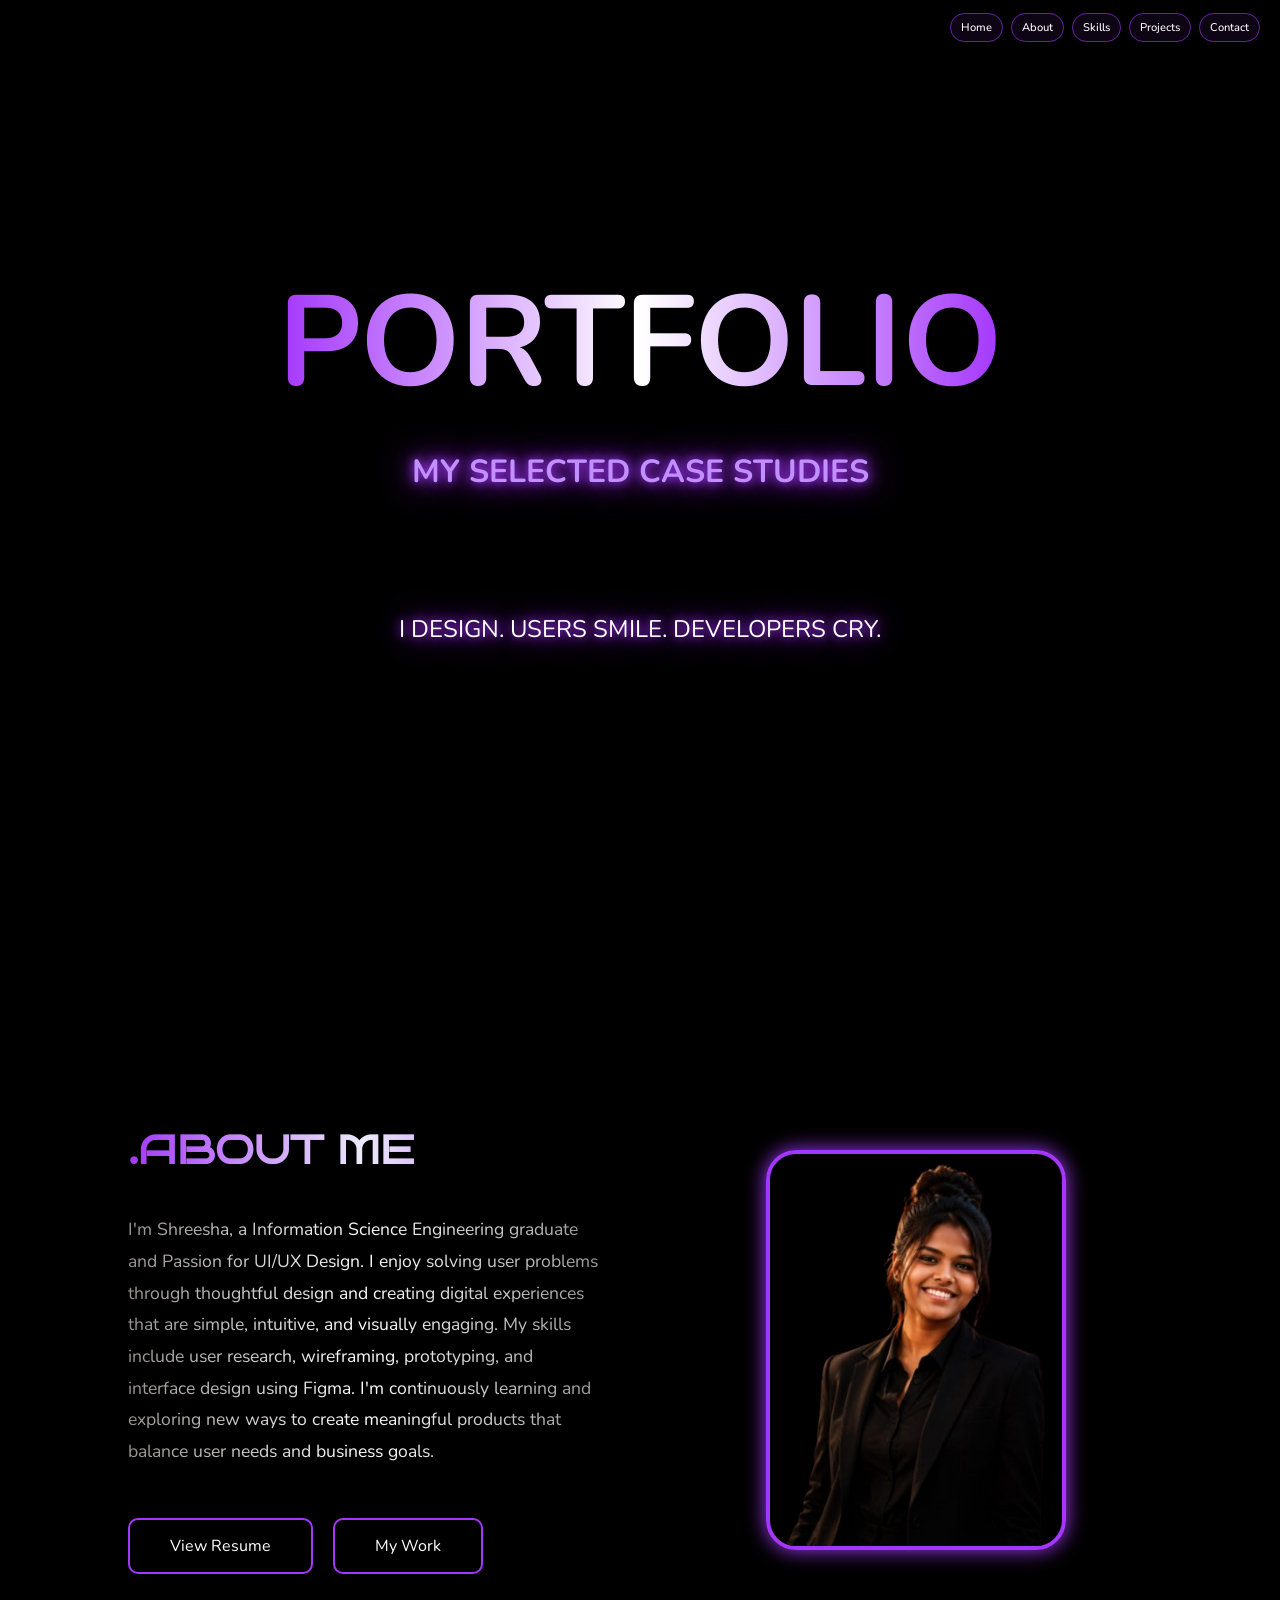
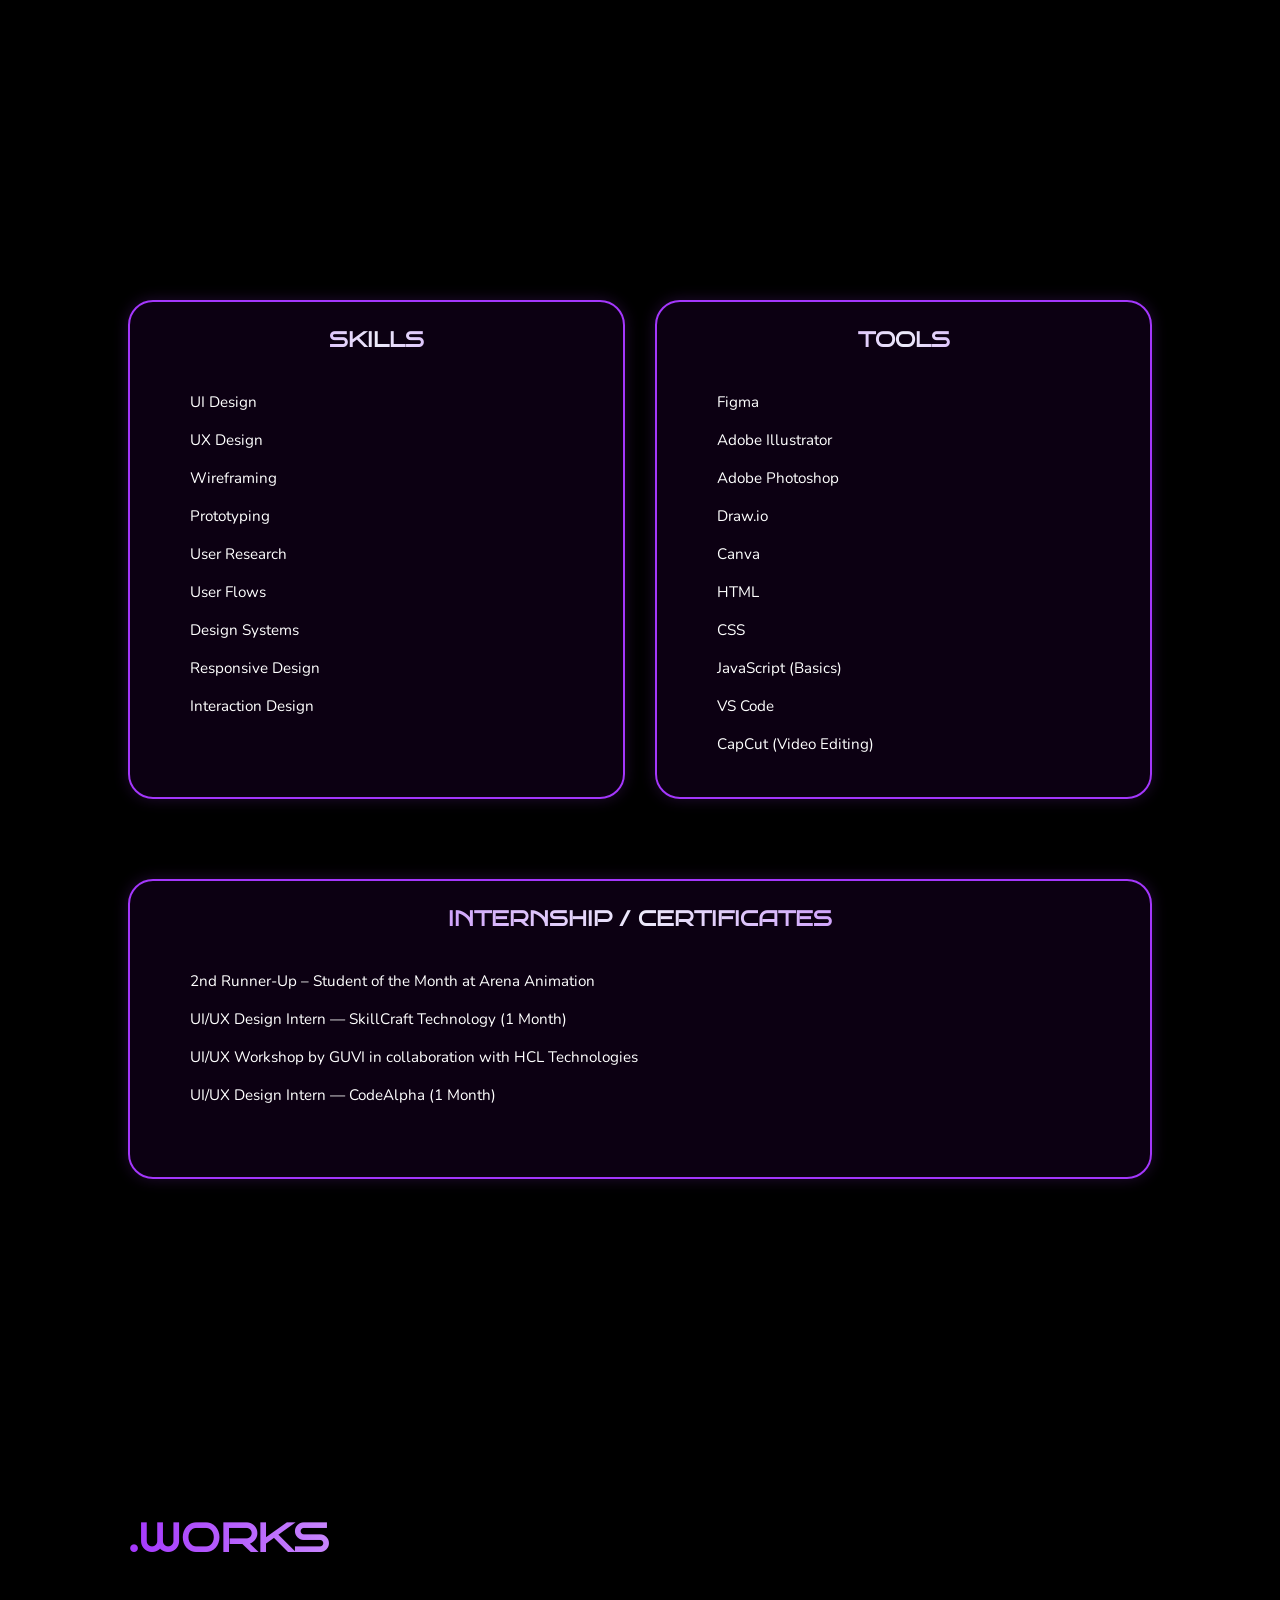
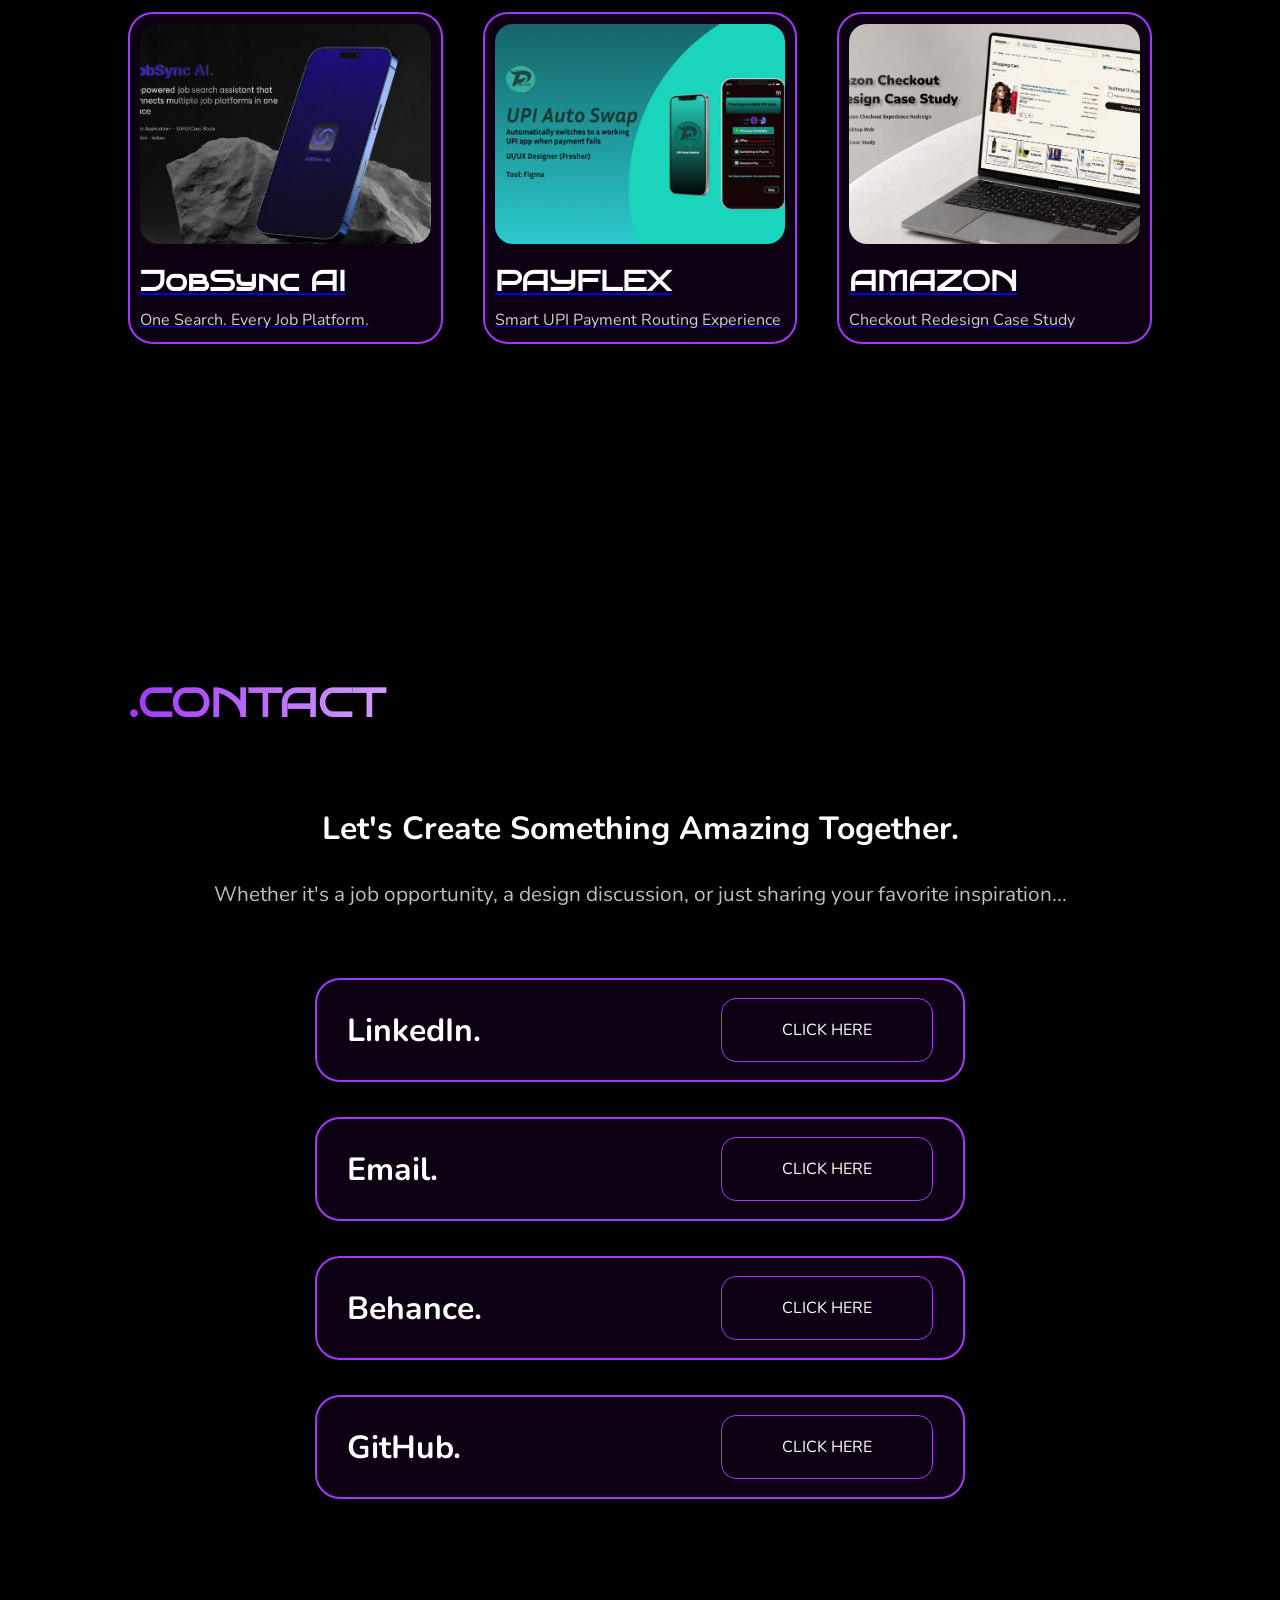
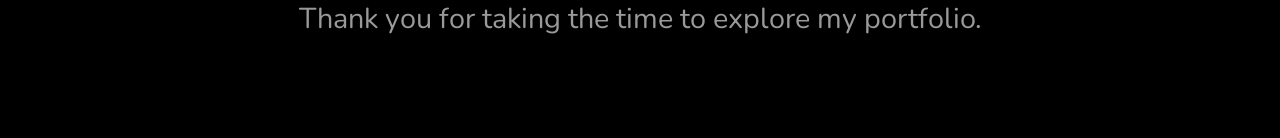
<file: index.html>
<!DOCTYPE html>
<html lang="en">
<head>
    <meta charset="UTF-8">
    <meta name="viewport" content="width=device-width, initial-scale=1.0">
    <title>Shreesha Portfolio</title>
    <link rel="stylesheet" href="portfolio.css">
</head>
<body>
    <!-- NAVBAR -->
<nav class="navbar">
    <ul>
        <li><a href="#home">Home</a></li>
        <li><a href="#about">About</a></li>
        <li><a href="#skills">Skills</a></li>
       <li><a href="#projects">Projects</a></li>
        <li><a href="#contact">Contact</a></li>
    </ul>
</nav>

    <!-- INTRO SECTION -->

    <section class="intro" id="home">

        <h1 class="title">PORTFOLIO</h1>

        <h2 class="subtitle">
            MY SELECTED CASE STUDIES
        </h2>

        <p class="tagline">
            I DESIGN. USERS SMILE. DEVELOPERS CRY.
        </p>

    </section>



    <!-- ABOUT SECTION -->

<section class="about" id="about">

    <div class="about-content">

        <h2 class="about-title">.ABOUT ME</h2>

        <p class="about-text">

            I'm Shreesha, a Information Science Engineering graduate
            and Passion for UI/UX Design.

            I enjoy solving user problems through thoughtful design
            and creating digital experiences that are simple,
            intuitive, and visually engaging.

            My skills include user research, wireframing,
            prototyping, and interface design using Figma.

            I'm continuously learning and exploring new ways to
            create meaningful products that balance user needs
            and business goals.

        </p>

        <div class="about-buttons">

            <a href="resume.pdf" target="_blank" class="btn">
             View Resume
        </a>

            <a href="#projects" class="btn">
                My Work
            </a>

        </div>

    </div>

    <div class="about-image">

        <div class="image-frame">

            <img src="./image.png" alt="Shreesha">

        </div>

    </div>

</section>

<!-- SKILLS SECTION -->
<section class="skills" id="skills">

    <div class="skills-grid">

        <!-- Skills Card -->
        <div class="skill-card">

            <h2 class="card-title">SKILLS</h2>

            <ul>
                <li>UI Design</li>
                <li>UX Design</li>
                <li>Wireframing</li>
                <li>Prototyping</li>
                <li>User Research</li>
                <li>User Flows</li>
                <li>Design Systems</li>
                <li>Responsive Design</li>
                <li>Interaction Design</li>
            </ul>

        </div>

        <!-- Tools Card -->
        <div class="skill-card">

            <h2 class="card-title">TOOLS</h2>

            <ul>
                <li>Figma</li>
                <li>Adobe Illustrator</li>
                <li>Adobe Photoshop</li>
                <li>Draw.io</li>
                <li>Canva</li>
                <li>HTML</li>
                <li>CSS</li>
                <li>JavaScript (Basics)</li>
                <li>VS Code</li>
                <li>CapCut (Video Editing)</li>
            </ul>

        </div>

    </div>

    <div class="certificate-card">

        <h2 class="card-title">
            INTERNSHIP / CERTIFICATES
        </h2>

        <ul>
            <li>2nd Runner-Up – Student of the Month at Arena Animation</li>
            <li>UI/UX Design Intern — SkillCraft Technology (1 Month)</li>
            <li>UI/UX Workshop by GUVI in collaboration with HCL Technologies</li>
            <li>UI/UX Design Intern — CodeAlpha (1 Month)</li>
        </ul>

    </div>

</section>


    <!-- PROJECTS SECTION -->

    <section class="projects" id="projects">

    <h2 class="projects-title">.WORKS</h2>

    <div class="projects-grid">

        <a href="jobsync.html" class="project-link">
    <div class="project-card">
        <img src="./jobsync.jpg" alt="JobSync AI">
        <h3>JobSync AI</h3>
        <p>One Search. Every Job Platform.</p>
    </div>
</a>

       <a href="payflex.html" class="project-link">
    <div class="project-card">
        <img src="./payflex.jpg" alt="PayFlex">
        <h3>PAYFLEX</h3>
        <p>Smart UPI Payment Routing Experience</p>
    </div>
</a>

        <a href="amazone.html" class="project-link">
    <div class="project-card">
        <img src="./amazon.jpg" alt="Amazon Case Study">
        <h3>AMAZON</h3>
        <p>Checkout Redesign Case Study</p>
    </div>
</a>

    </div>

</section>


<section class="contact" id="contact">

    <h2 class="contact-title">.CONTACT</h2>

    <h3 class="contact-subtitle">
        Let's Create Something Amazing Together.
    </h3>

    <p class="contact-text">
        Whether it's a job opportunity, a design discussion,
        or just sharing your favorite inspiration...
    </p>

    <div class="contact-cards">

        <div class="contact-card">
            <span>LinkedIn.</span>
            <a href="https://www.linkedin.com/in/shreesha-s200214/" target="_blank">
                CLICK HERE
            </a>
        </div>

        <div class="contact-card">
            <span>Email.</span>
            <a href="mailto:shreeshashree2020@gmail.com">
                CLICK HERE
            </a>
        </div>

        <div class="contact-card">
            <span>Behance.</span>
            <a href="https://www.behance.net/shreeshashree3" target="_blank">
                CLICK HERE
            </a>
        </div>

        <div class="contact-card">
            <span>GitHub.</span>
            <a href="https://github.com/shreeshasadanandha" target="_blank">
                CLICK HERE
            </a>
        </div>

    </div>

    <p class="thanks">
        Thank you for taking the time to explore my portfolio.
    </p>



</section>
</body>
</html>
</file>
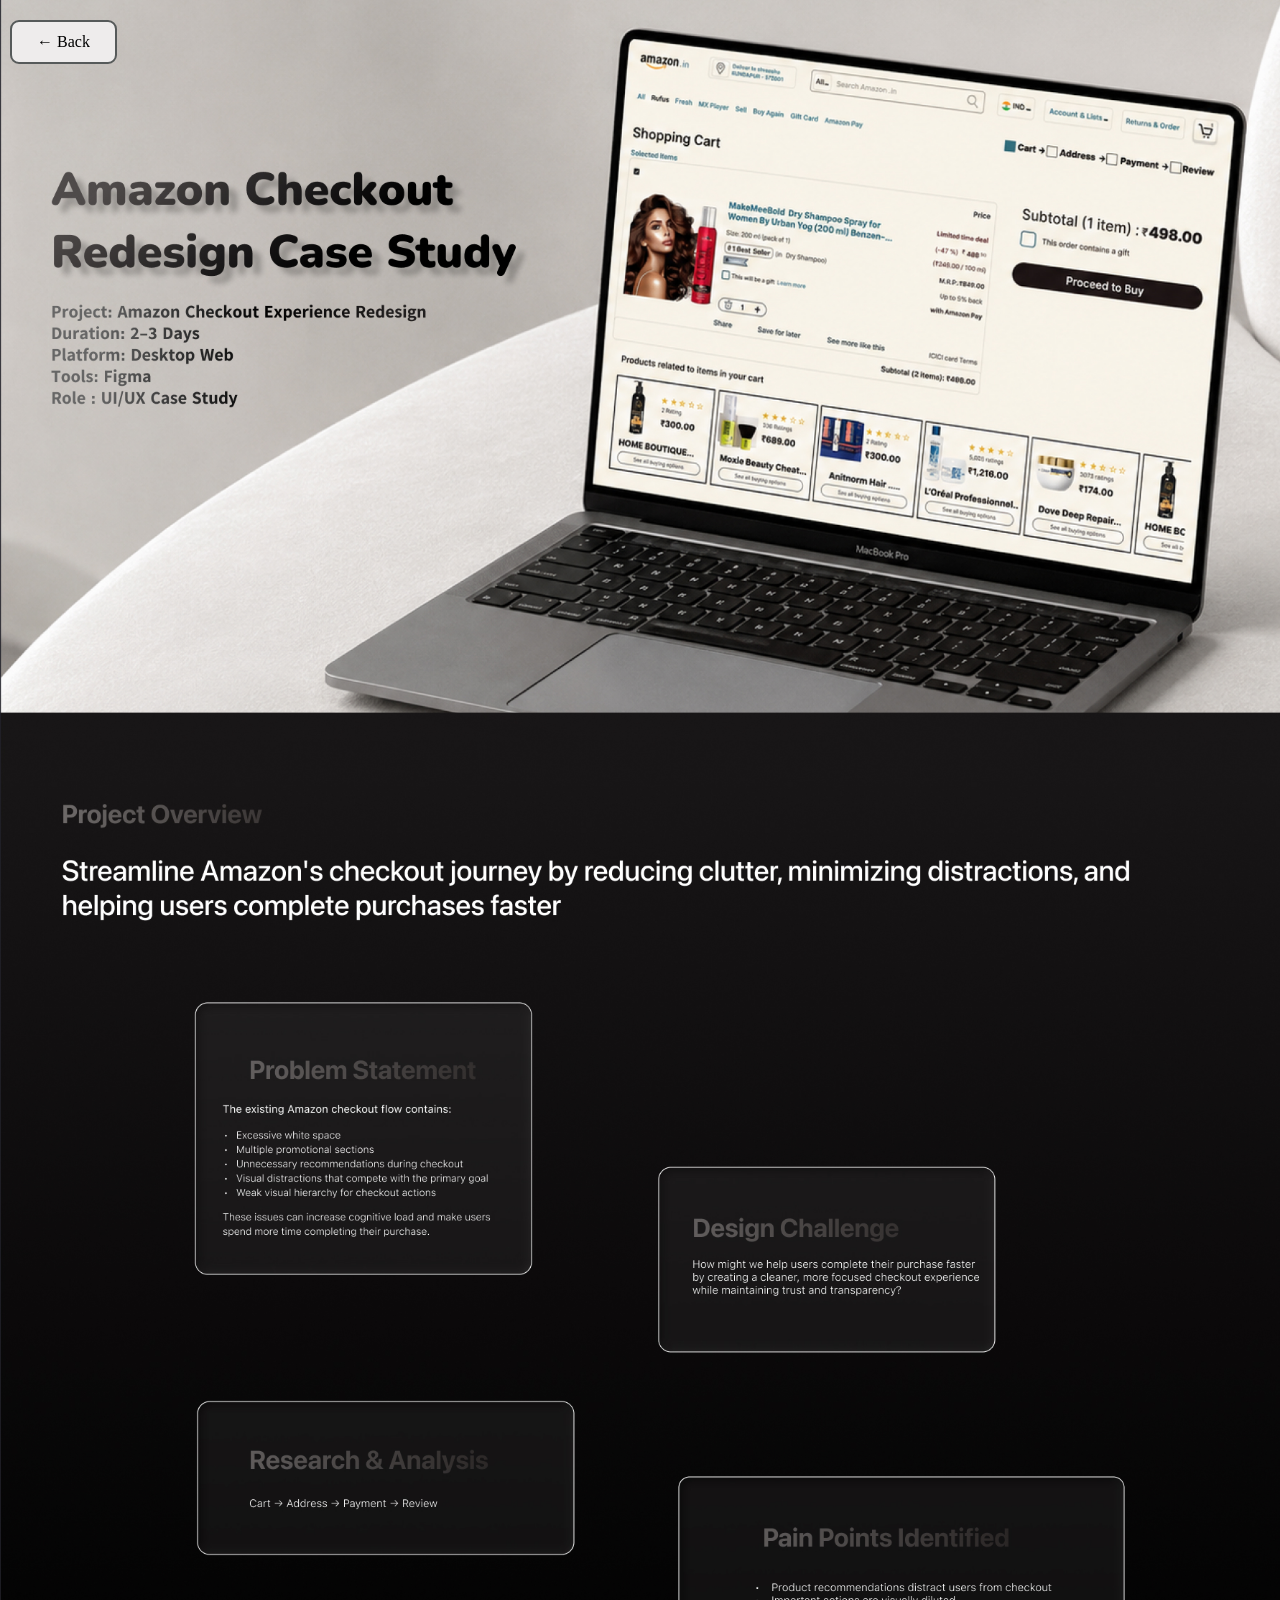
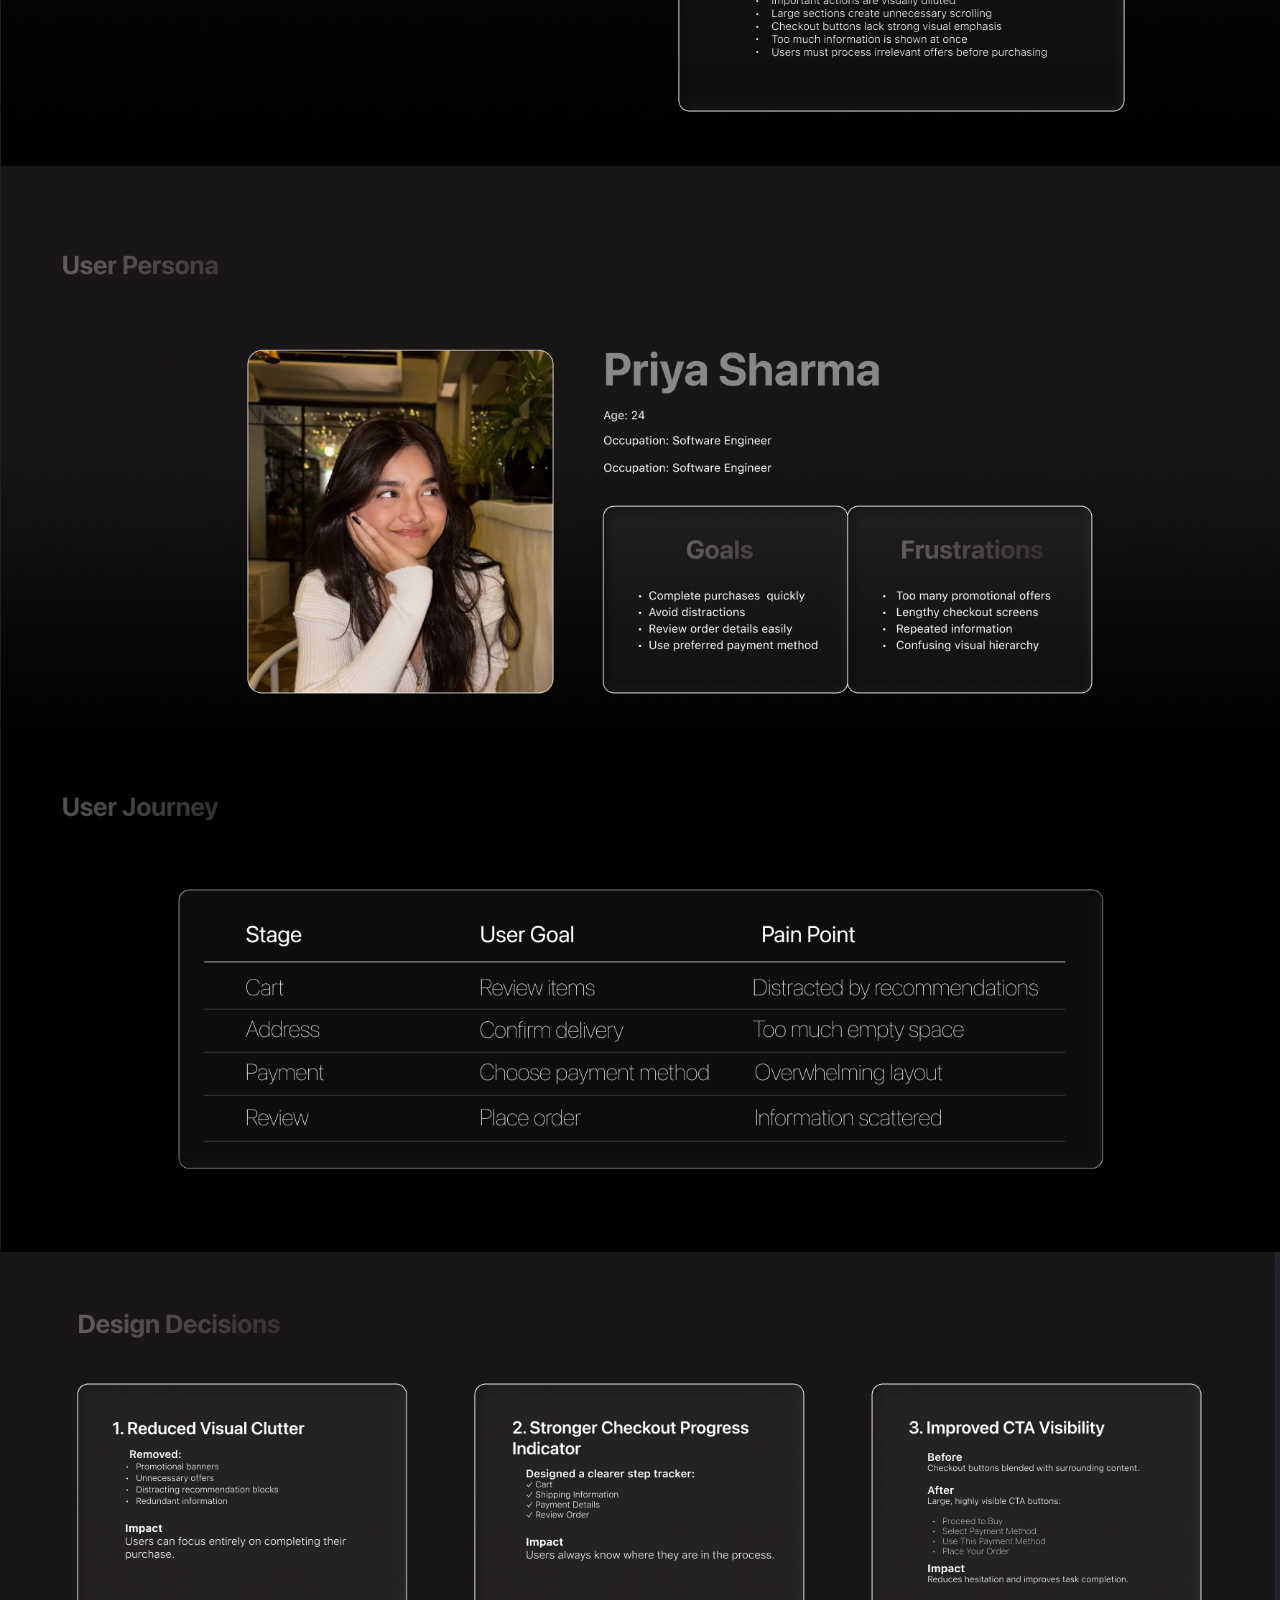
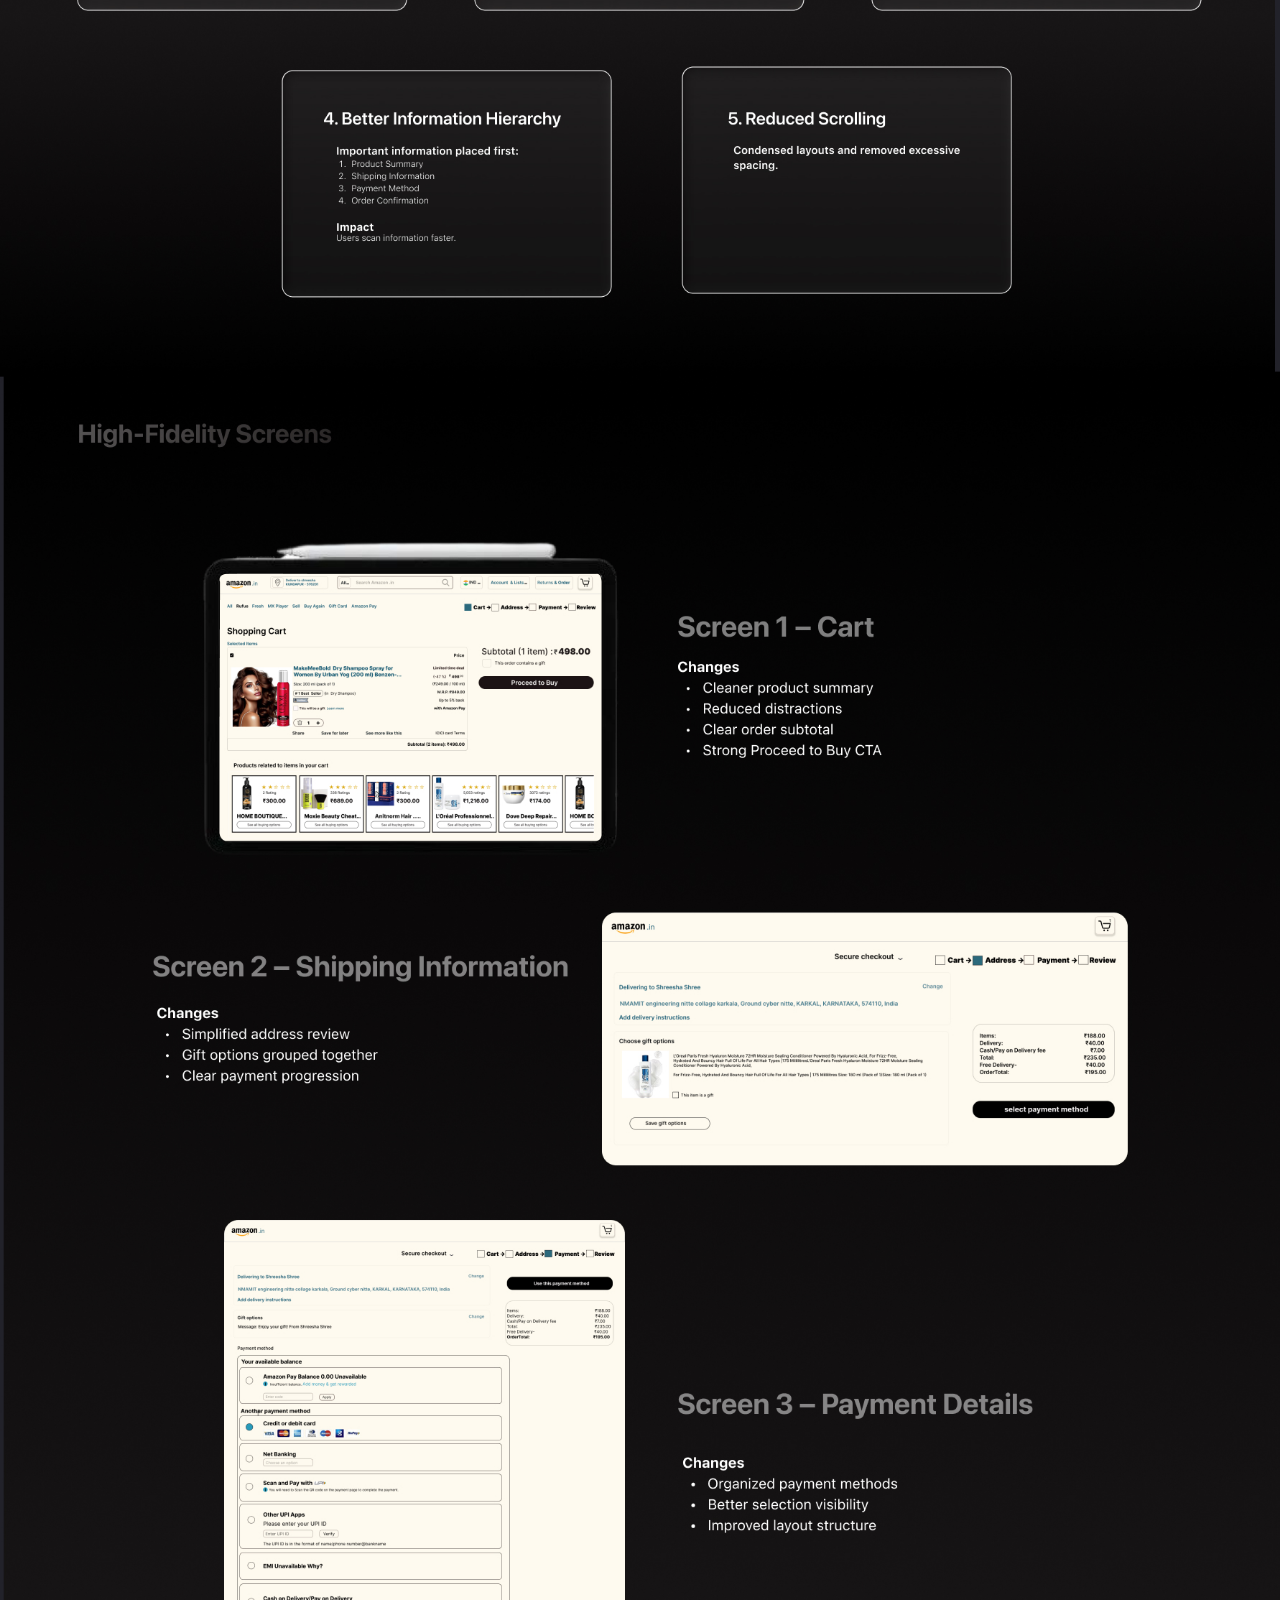
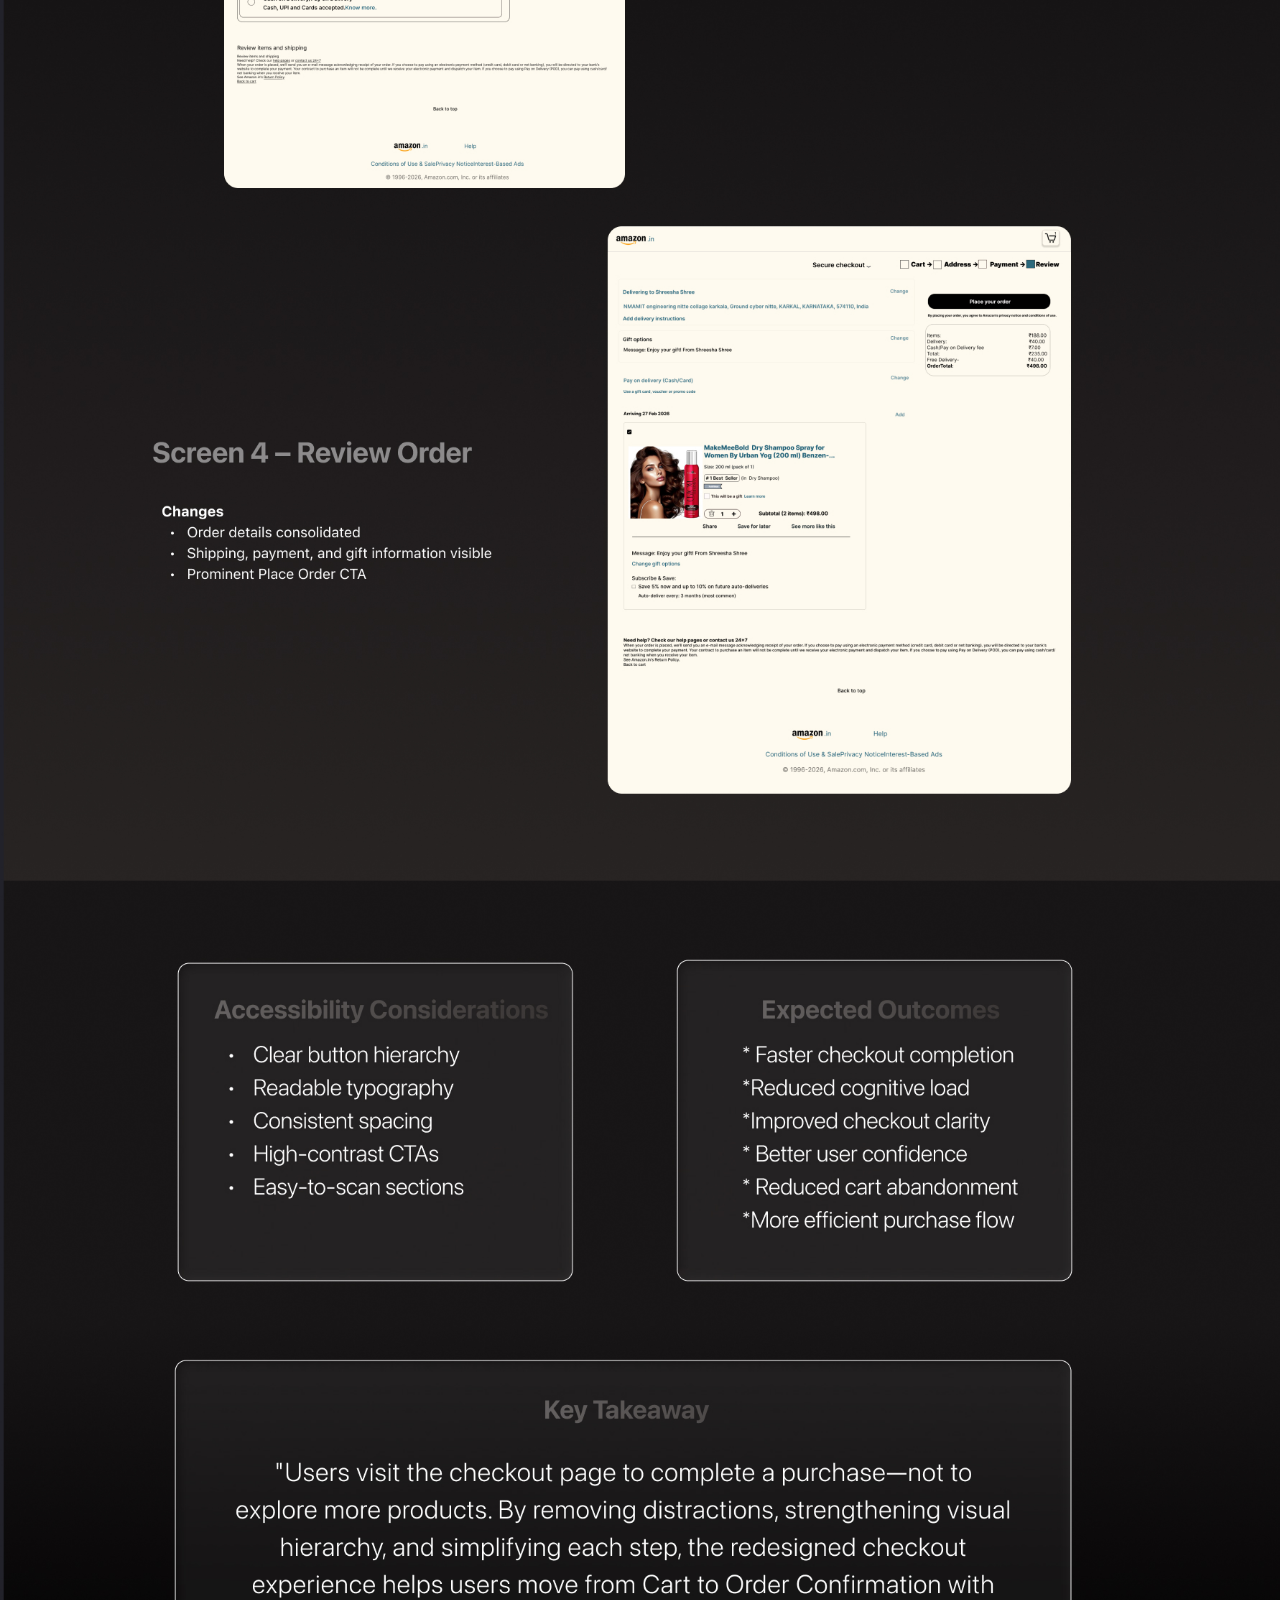
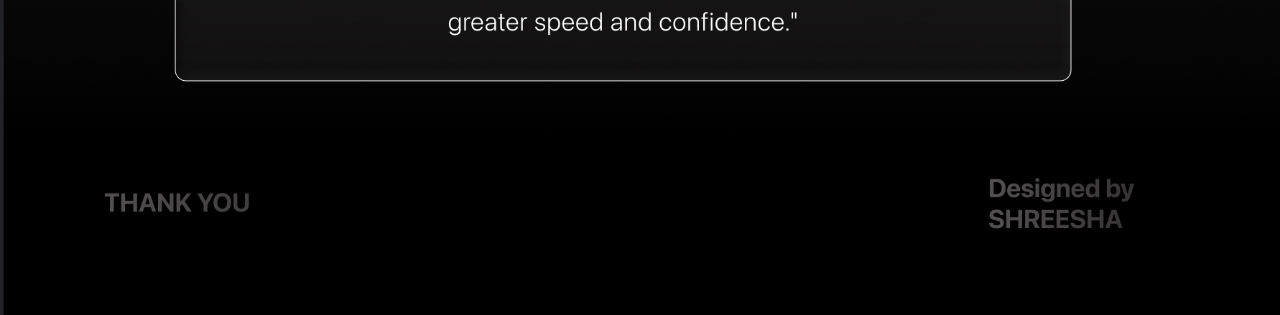
<file: amazone.html>
<!DOCTYPE html>
<html>
<head>
    <title>AMAZON Checkout Redesign</title>

    <style>

        *{
            margin:0;
            padding:0;
            box-sizing:border-box;
        }

        body{
            background:rgb(222, 220, 220);
        }

        .back-btn{
            position:fixed;
            top:20px;
            left:10px;

            text-decoration:none;
            color:rgb(0, 0, 0);

            border:2px solid #565a5a;

            padding:11px 25px;

            border-radius:9px;

            background:rgb(238, 236, 236);

            z-index:999;
        }

        .back-btn:hover{
            background:#5c5e5e;
        }

        .case-study{
            width:100%;
            display:block;
        }

    </style>

</head>
<body>
<a href="index.html#projects" class="back-btn">← Back</a>
       
    

    <img
    src="./amazon case3.jpg"
    alt="Amazon Case Study"
    class="case-study">

</body>
</html>
</file>
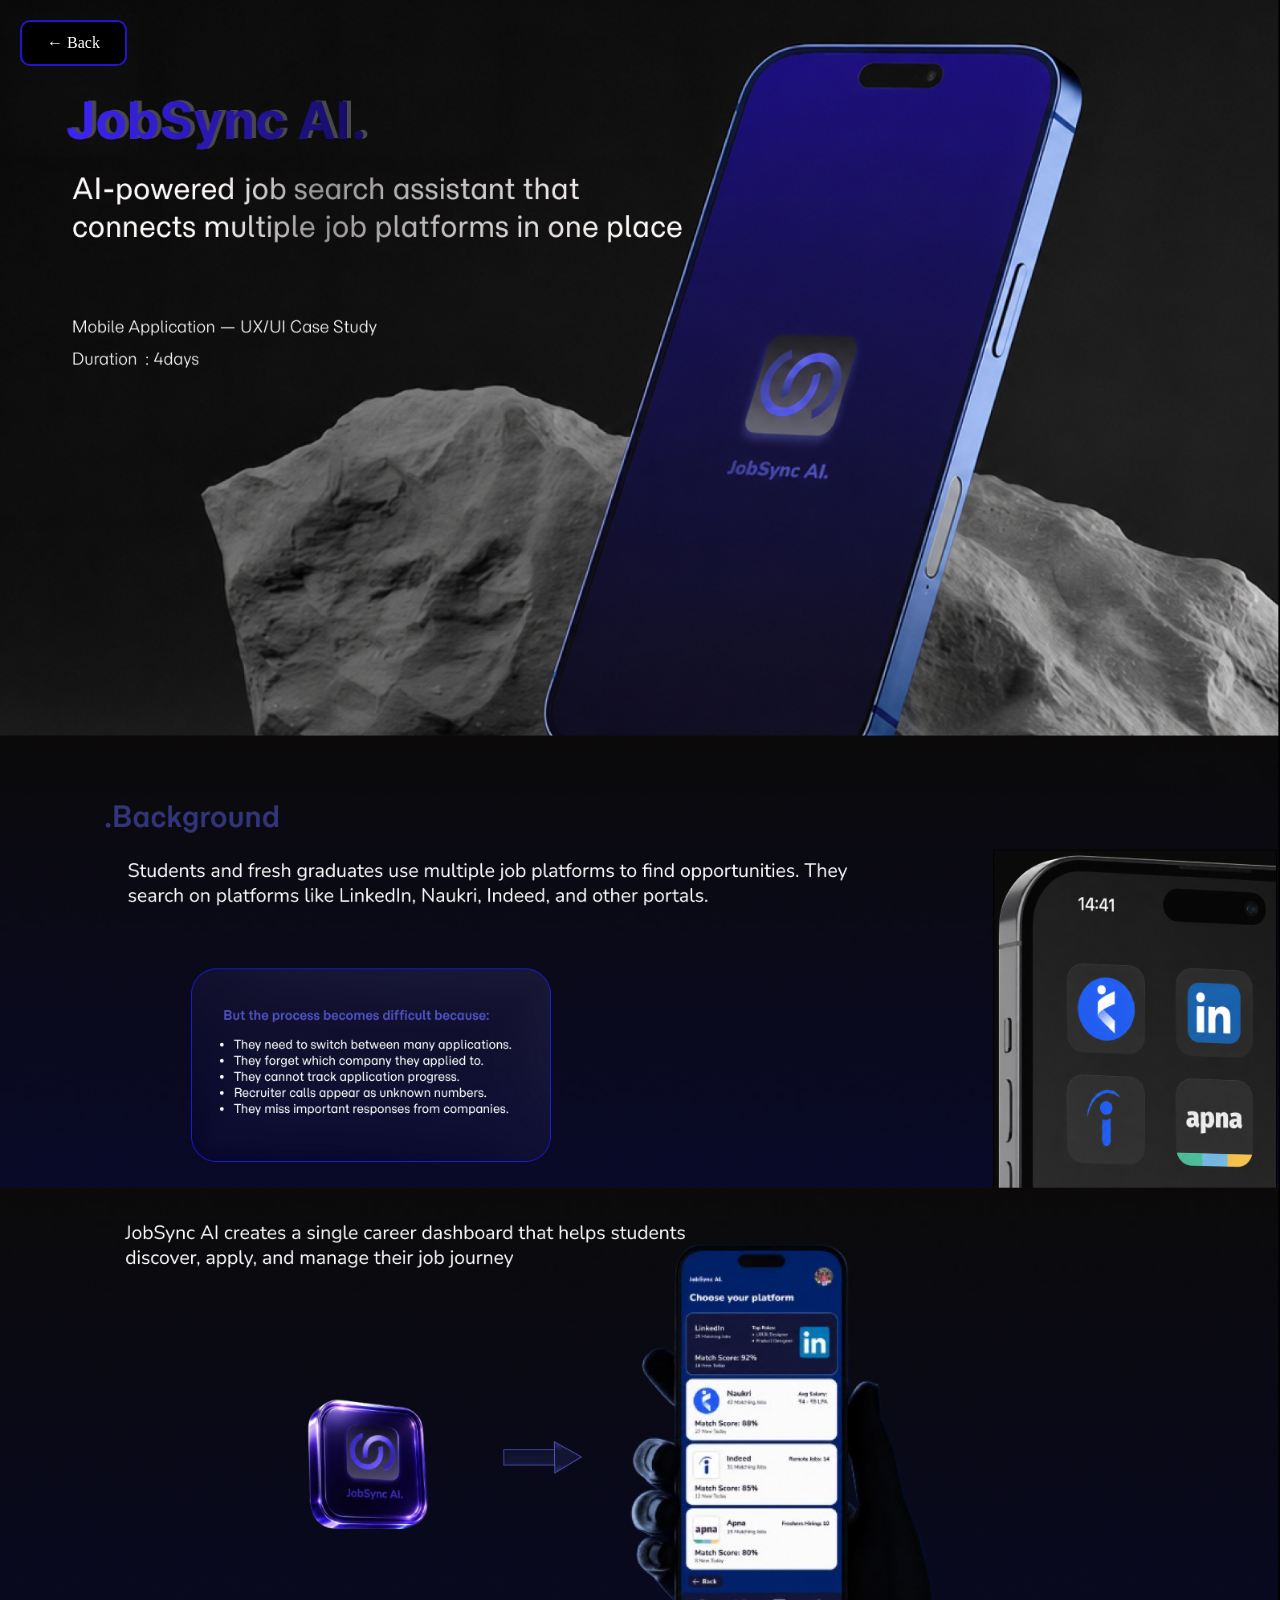
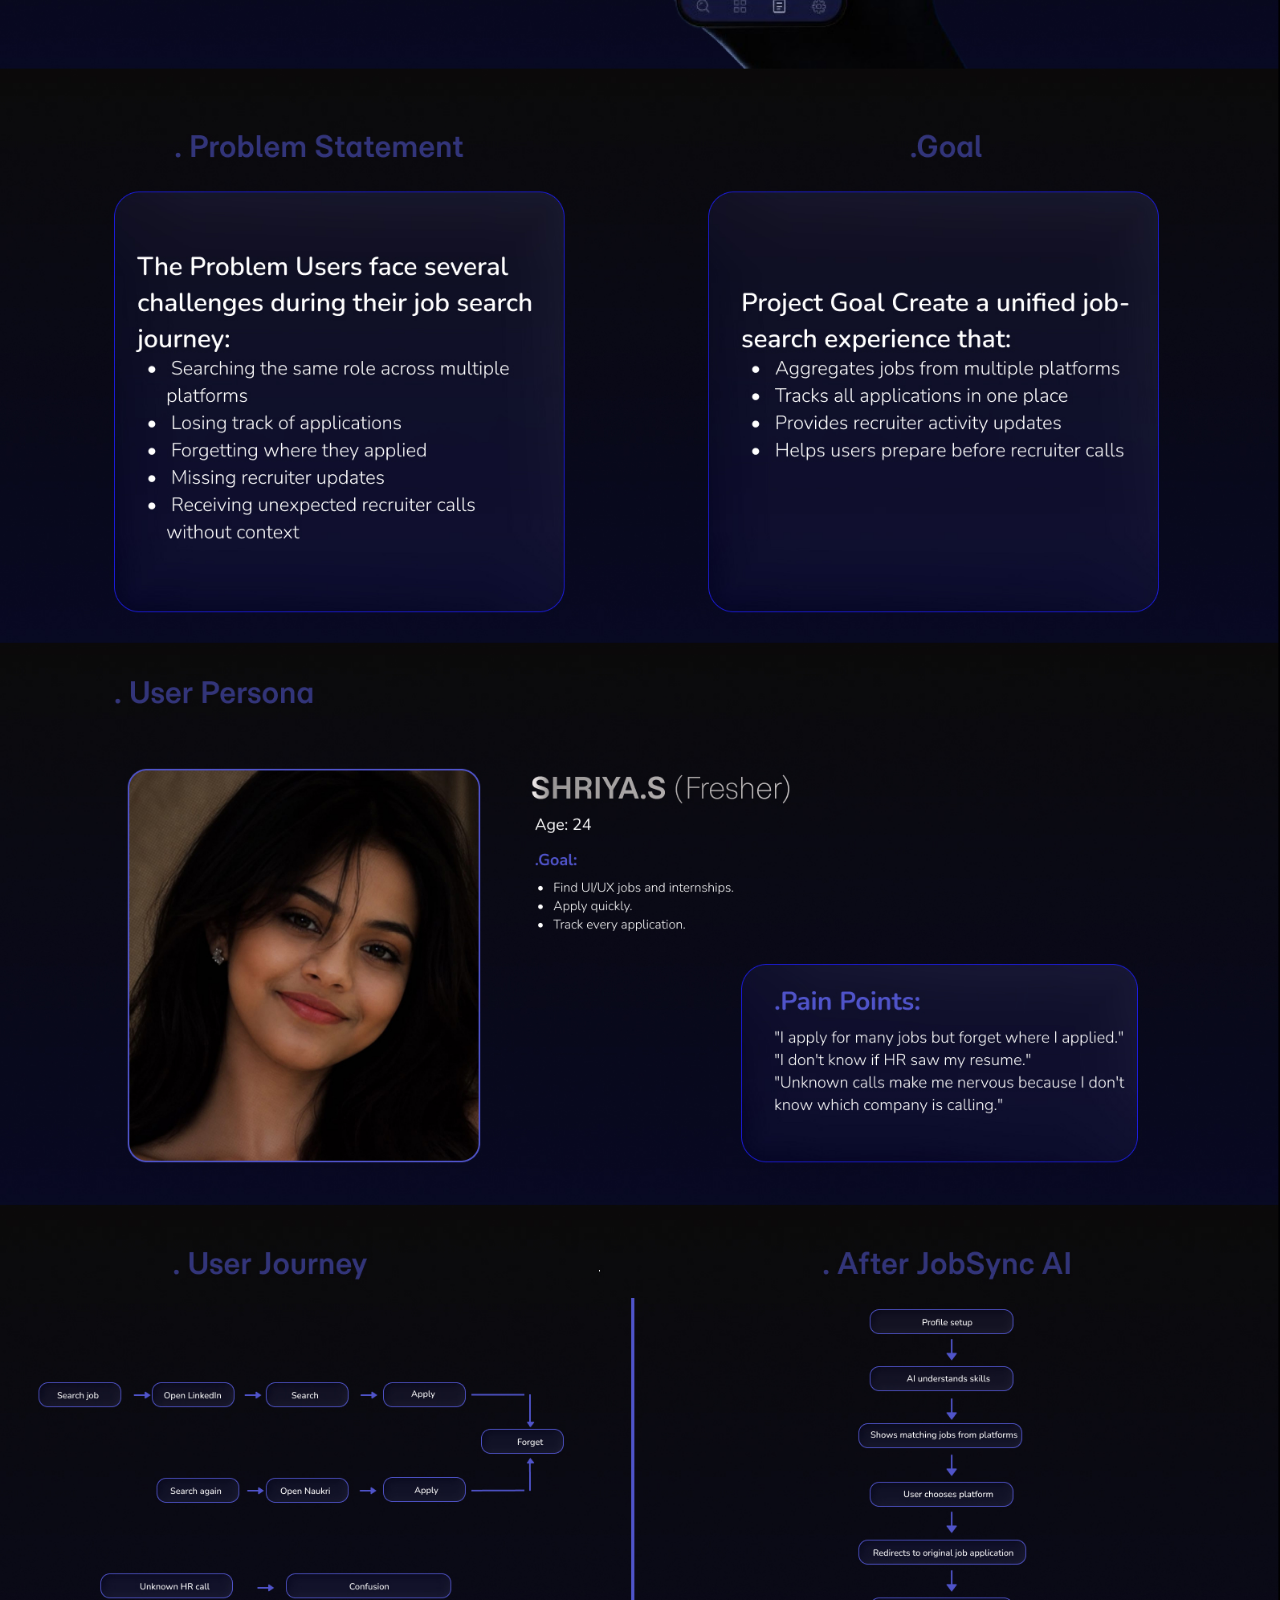
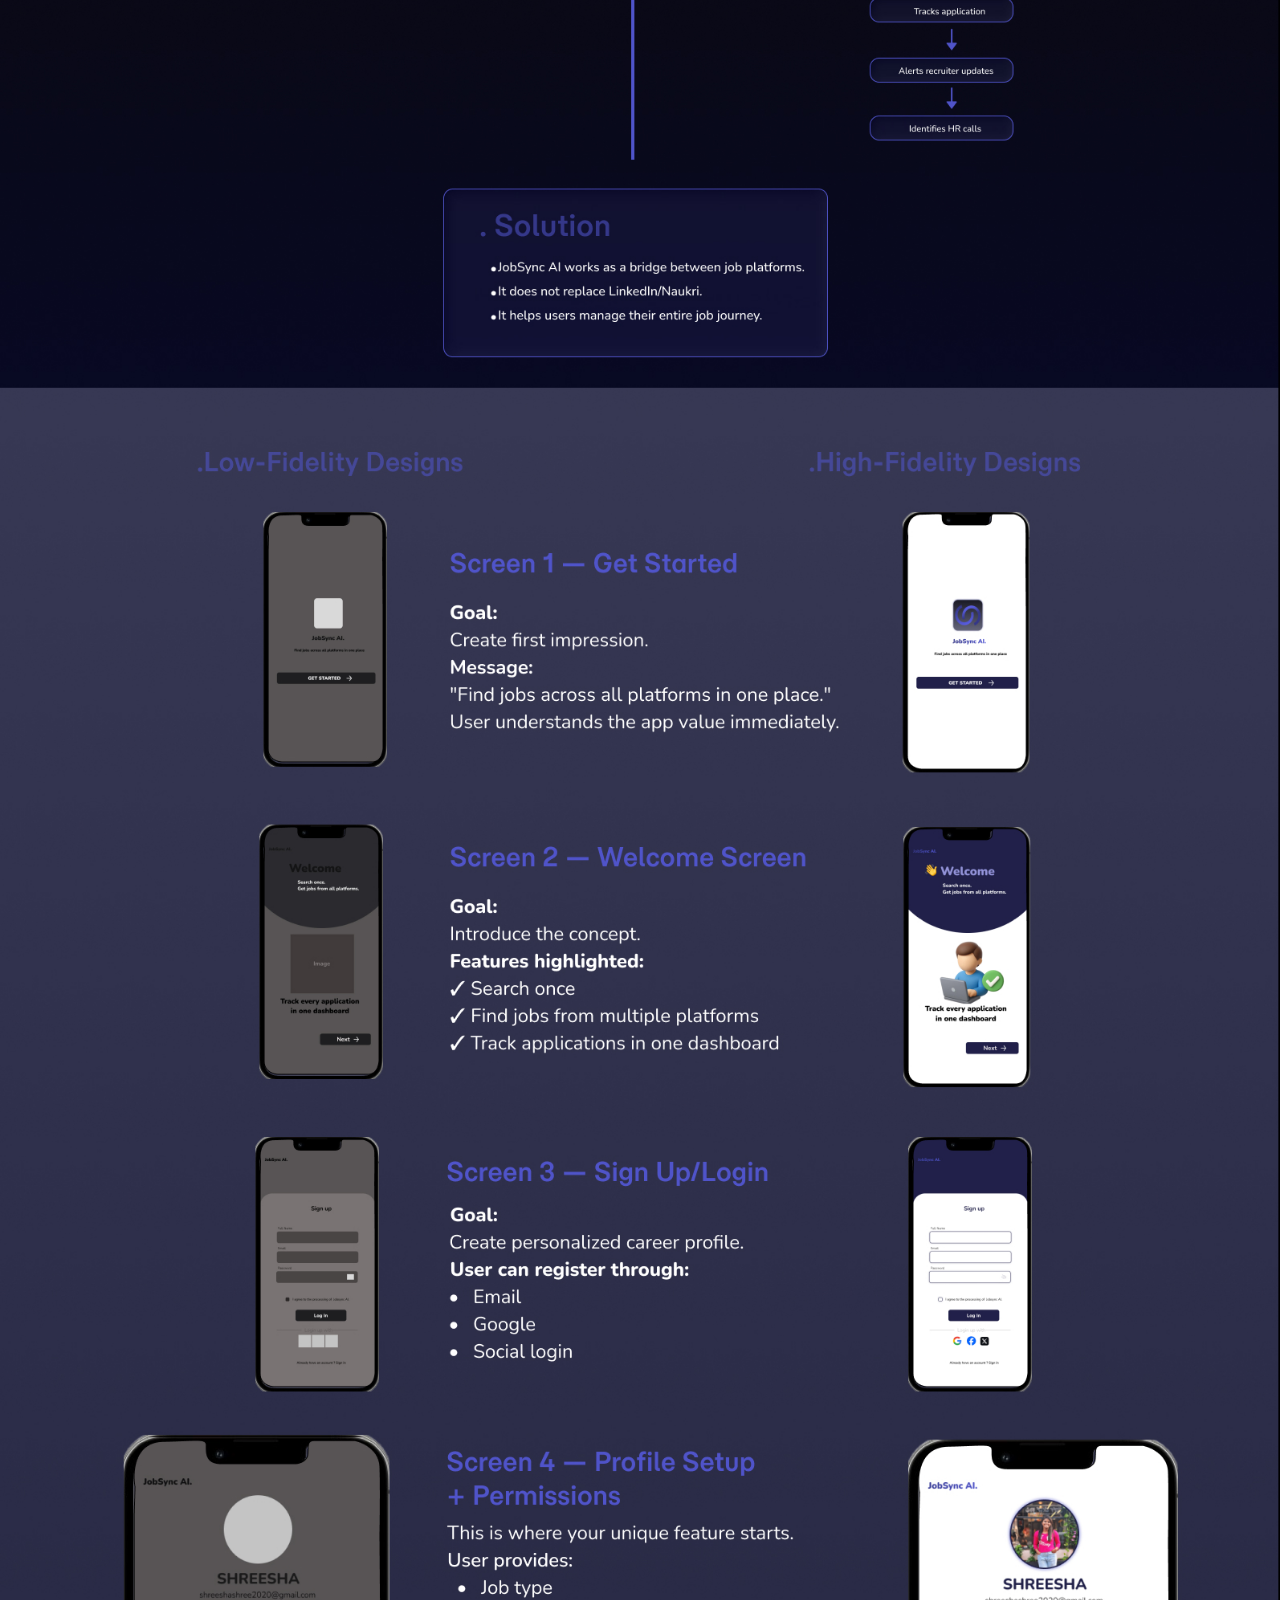
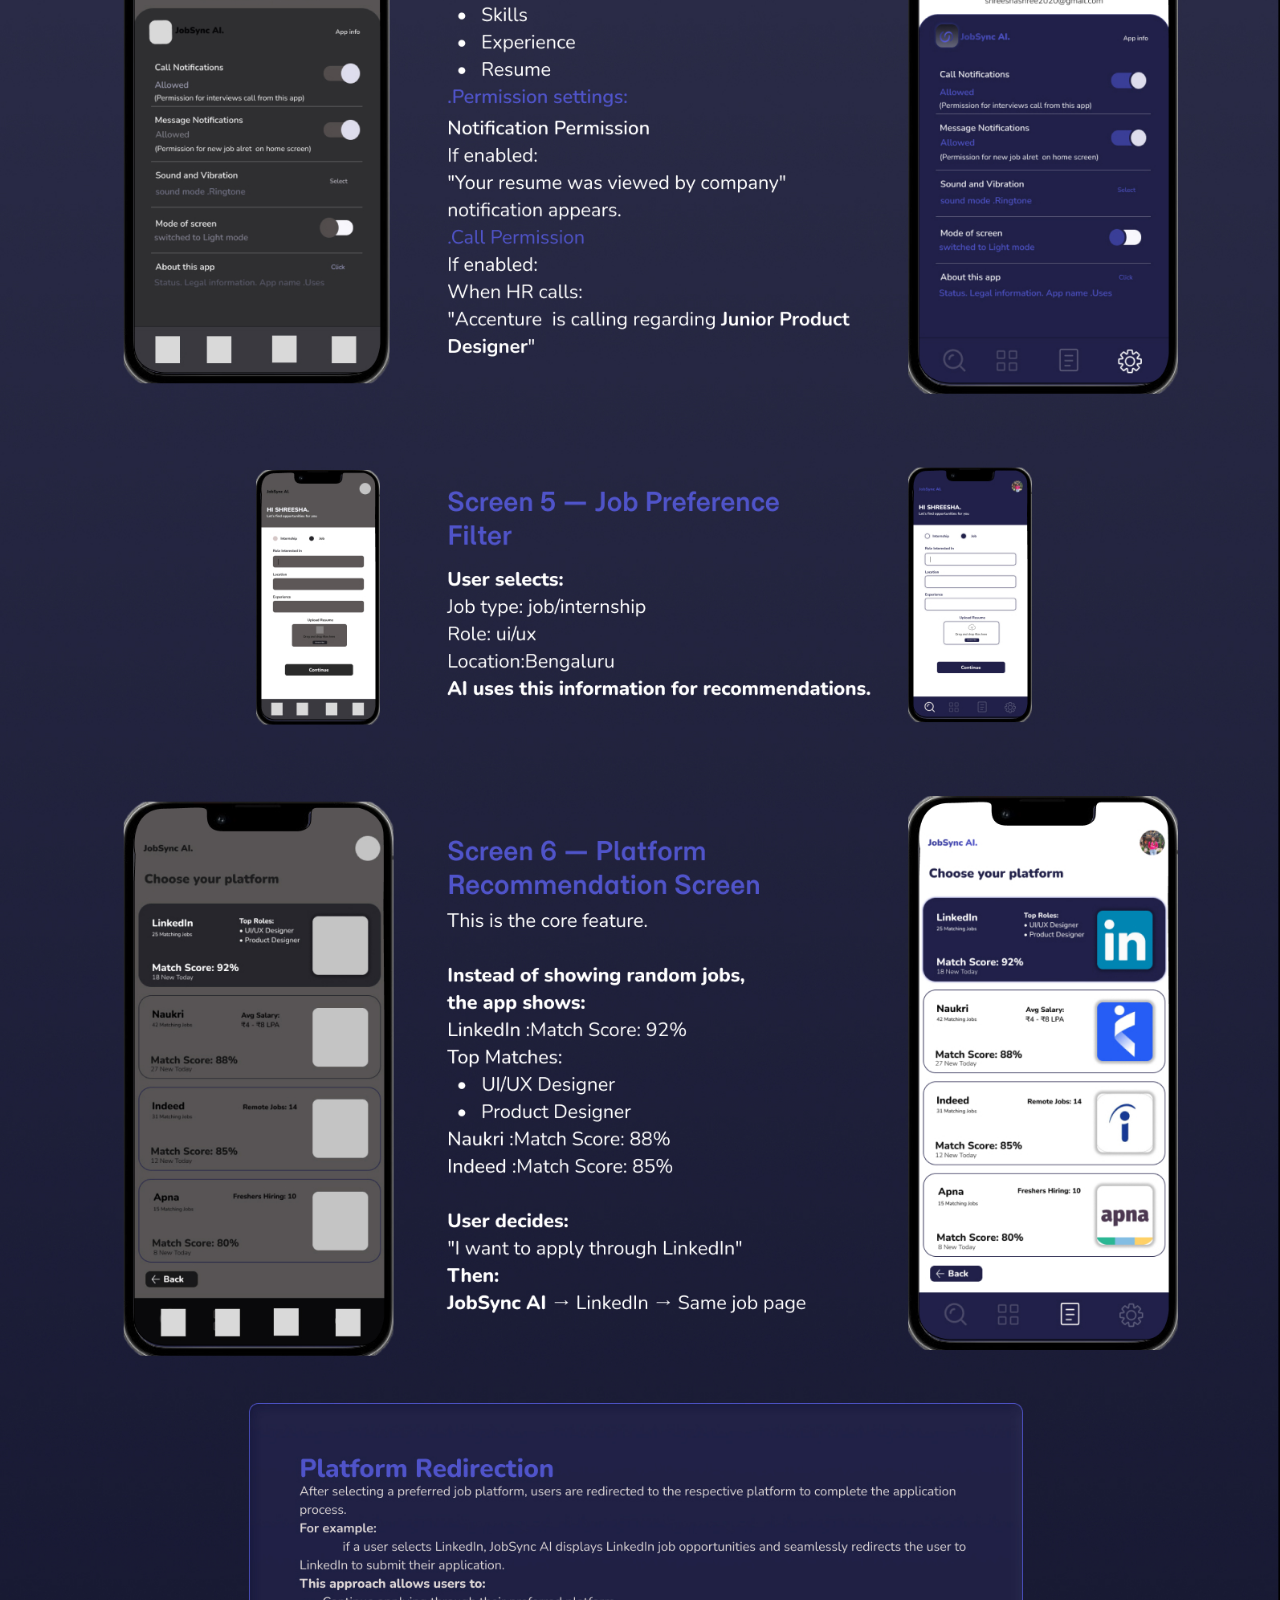
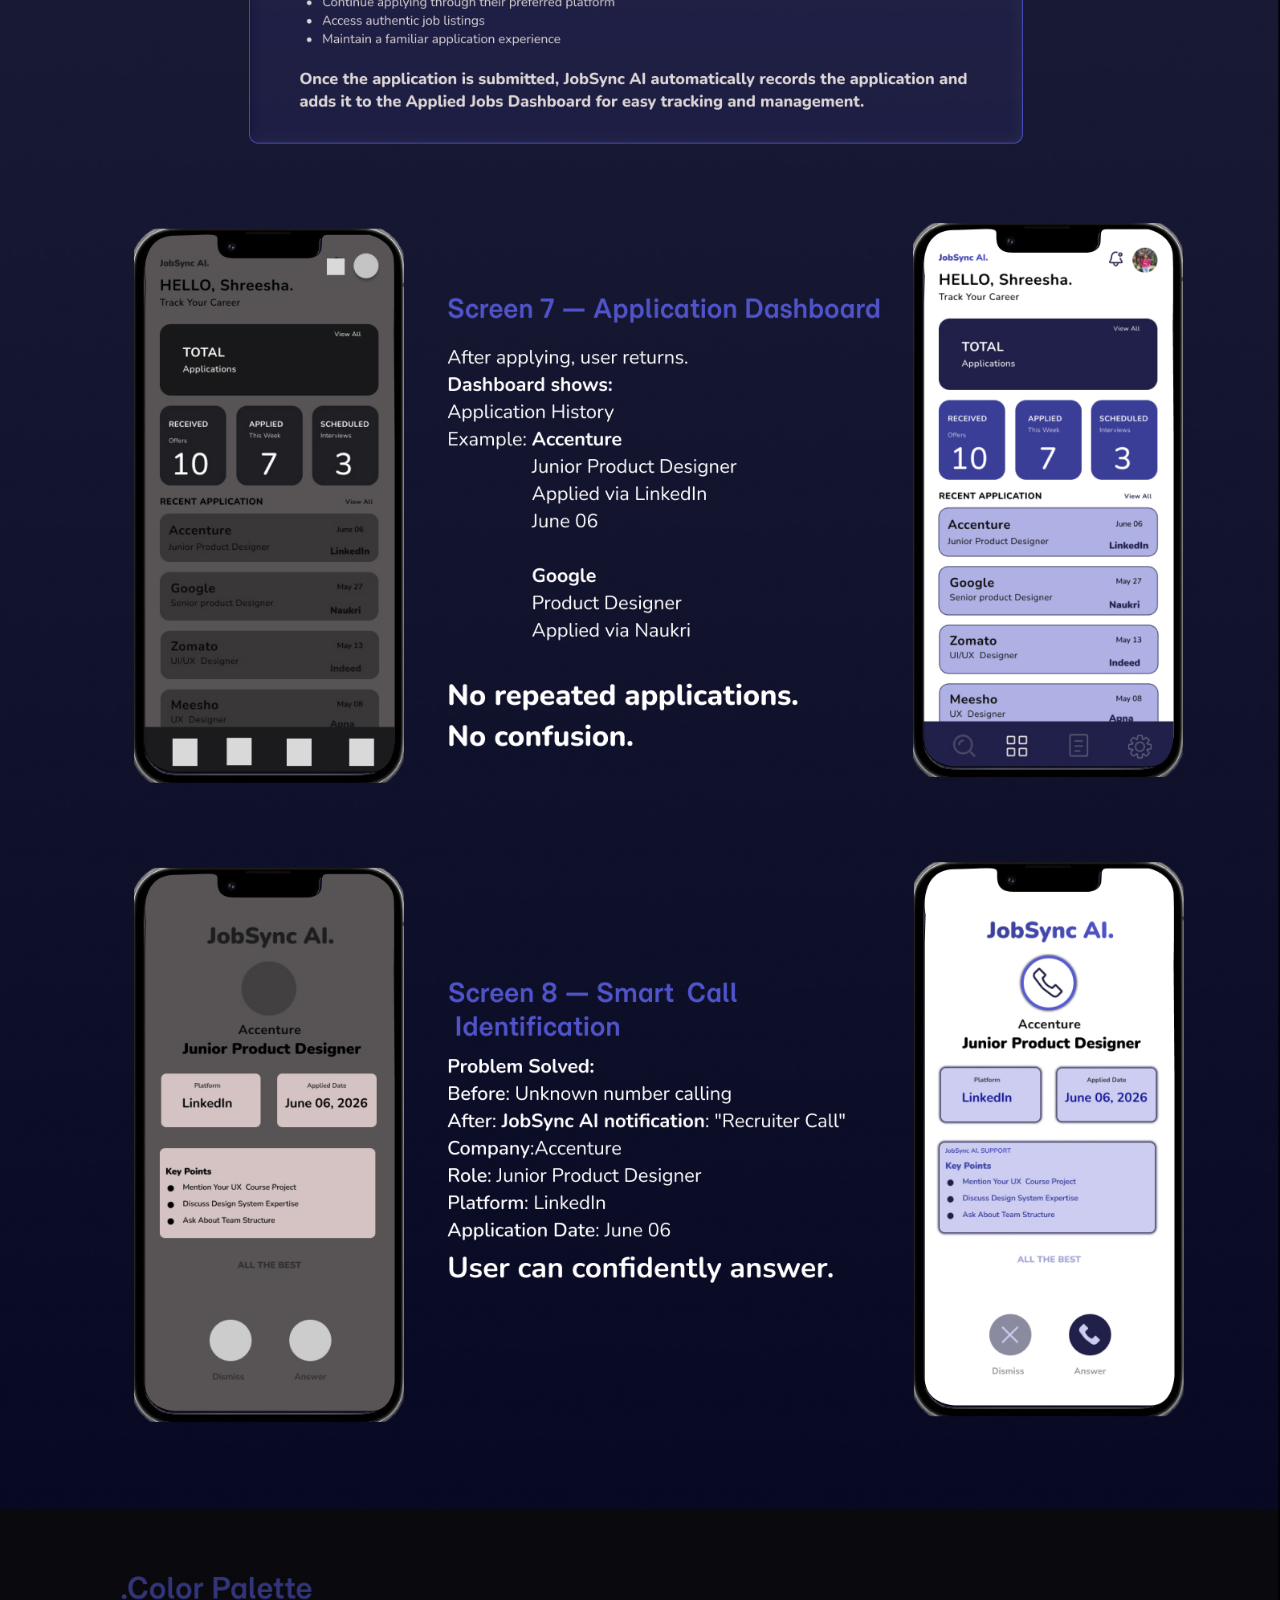
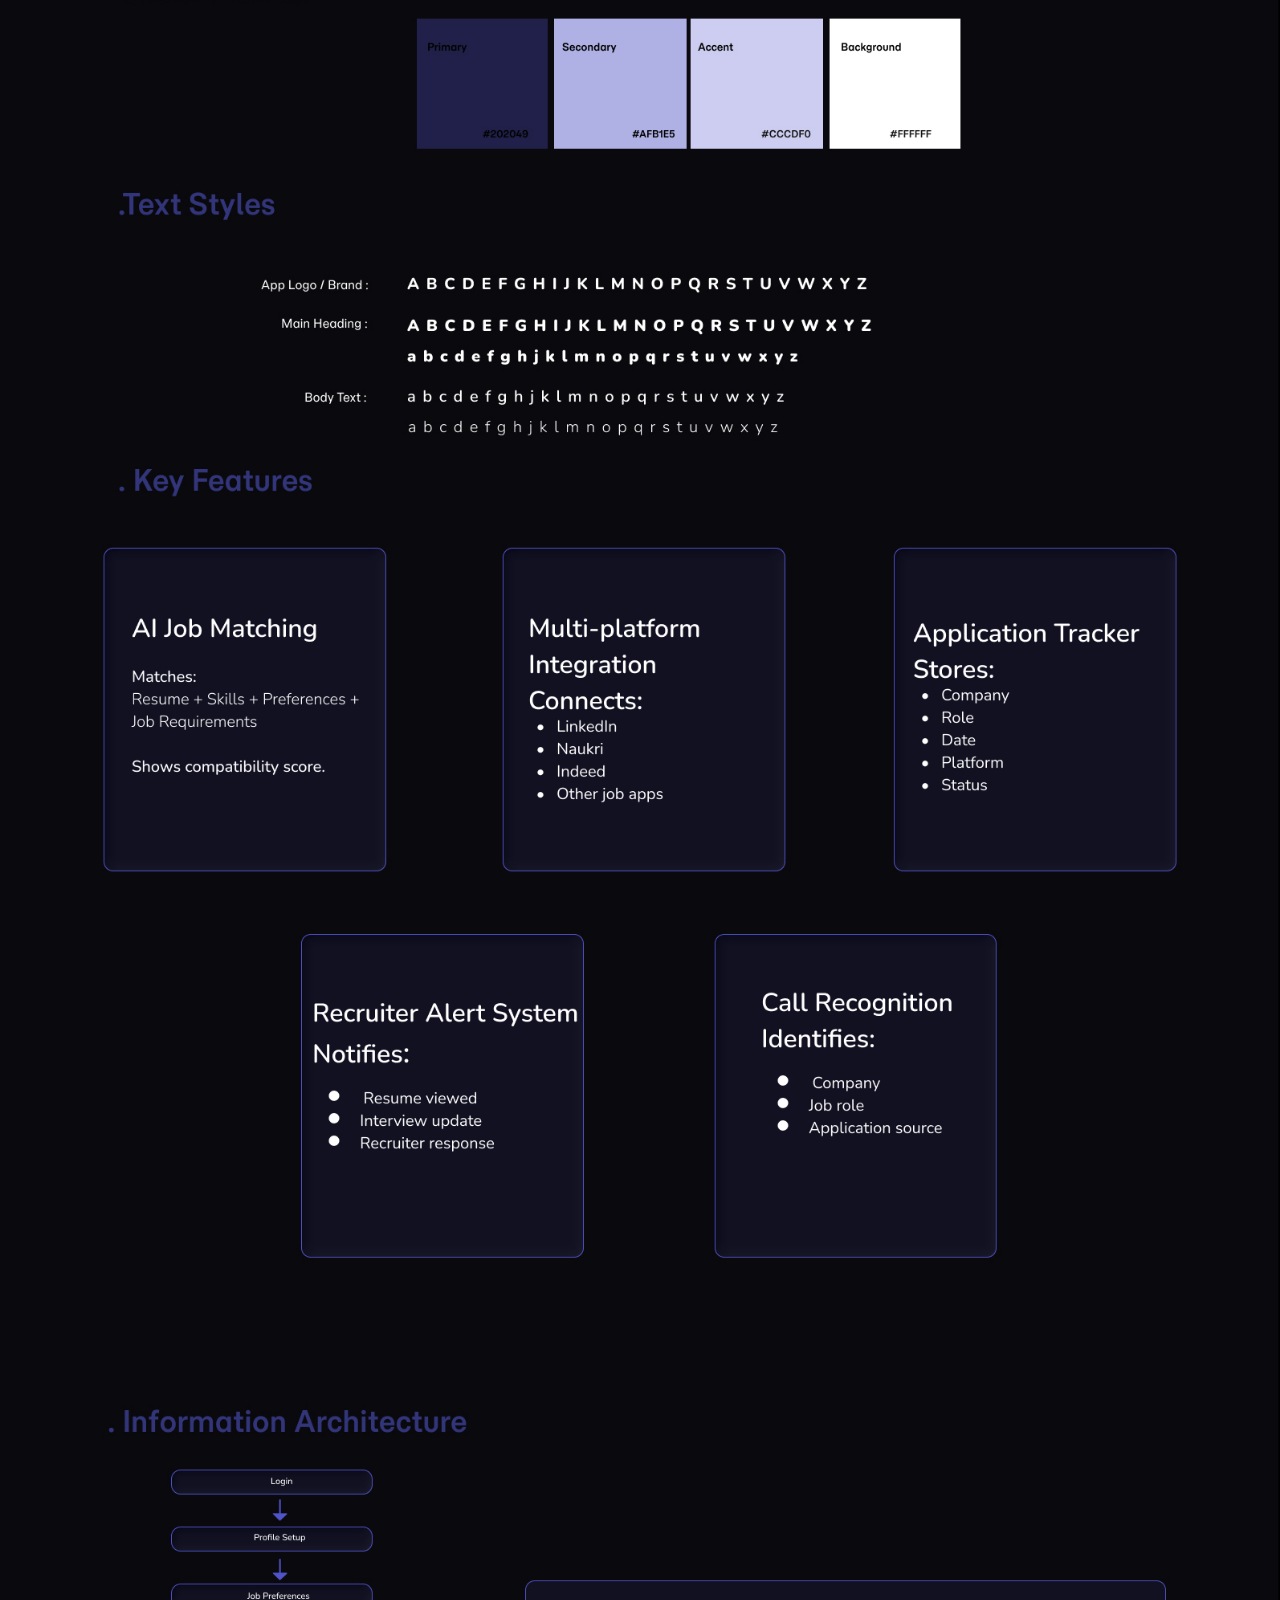
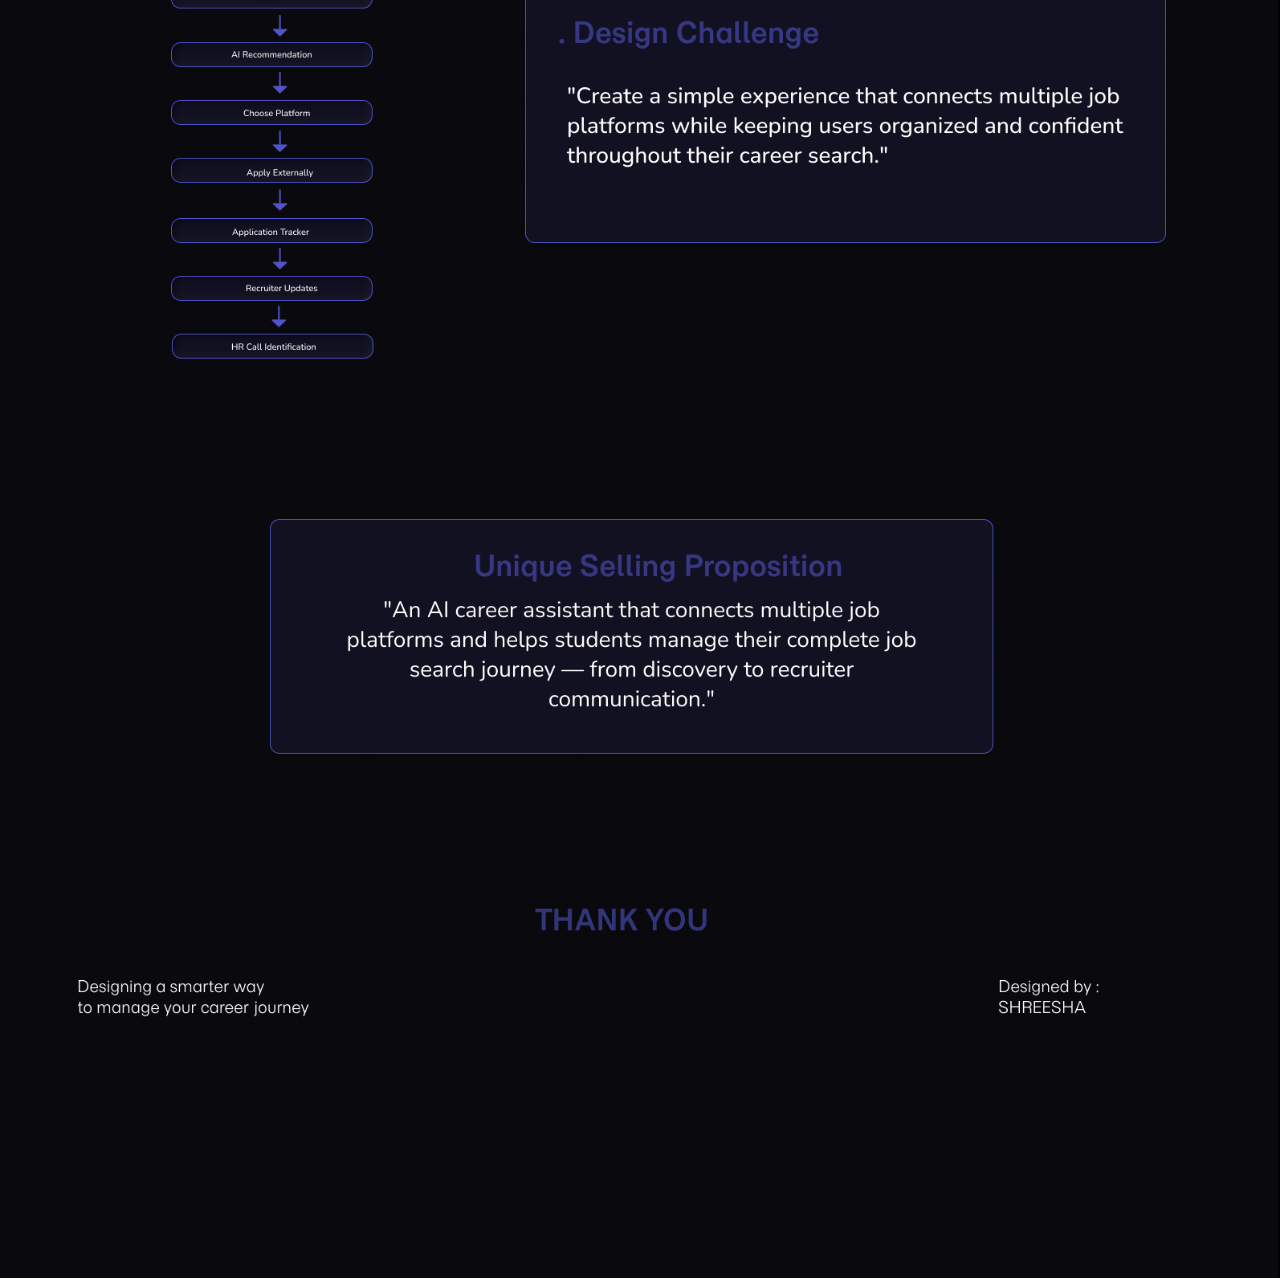
<file: jobsync.html>
<!DOCTYPE html>
<html>
<head>
    <title>JobSync AI Case Study</title>

    <style>

        *{
            margin:0;
            padding:0;
            box-sizing:border-box;
        }

        body{
            background:black;
        }

        .back-btn{
            position:fixed;
            top:20px;
            left:20px;

            text-decoration:none;
            color:white;

            border:2px solid #2415cd;

            padding:12px 25px;

            border-radius:10px;

            background:black;

            z-index:999;
        }

        .back-btn:hover{
            background:#060671;
        }

        .case-study{
            width:100%;
            display:block;
        }

    </style>

</head>
<body>

   <a href="index.html#projects" class="back-btn">
    ← Back
</a>
      
    

    <img
        src="./portfolio 1.jpg"
        alt="JobSync Case Study"
        class="case-study">

</body>
</html>
</file>
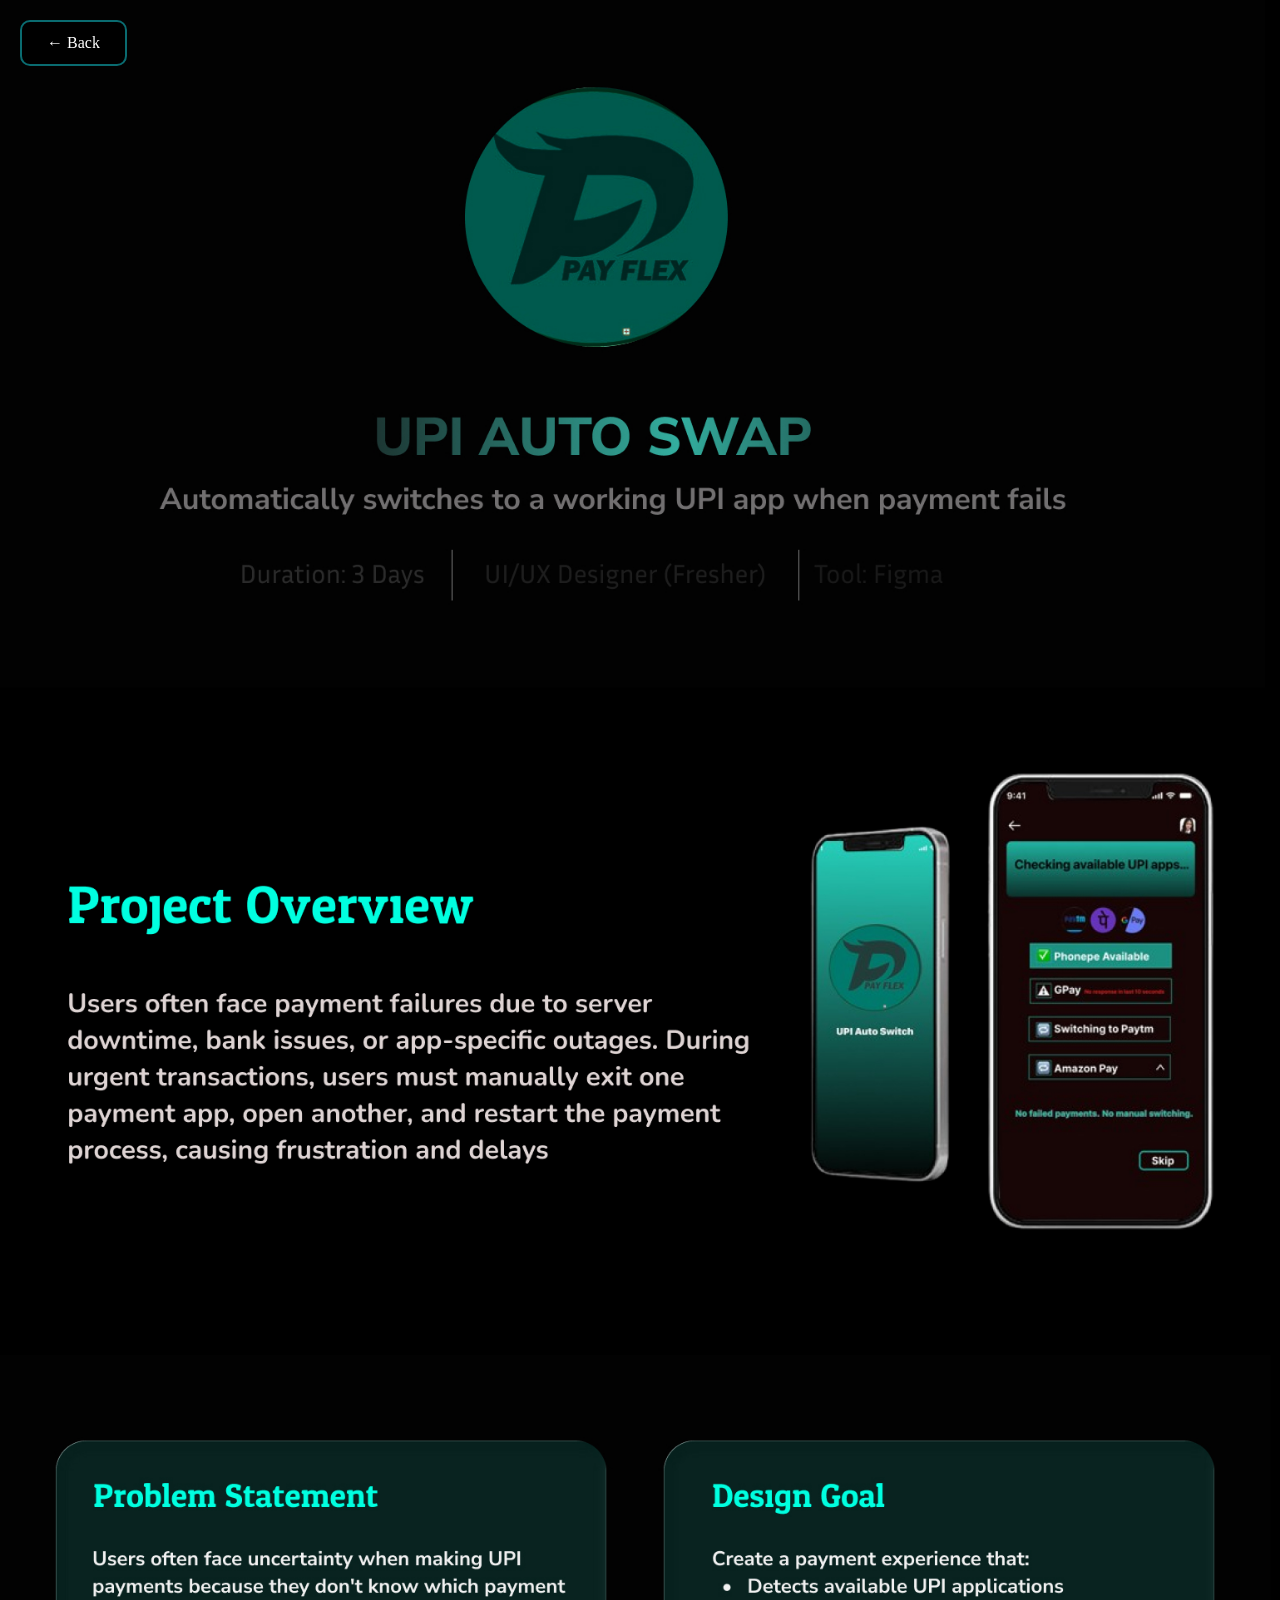
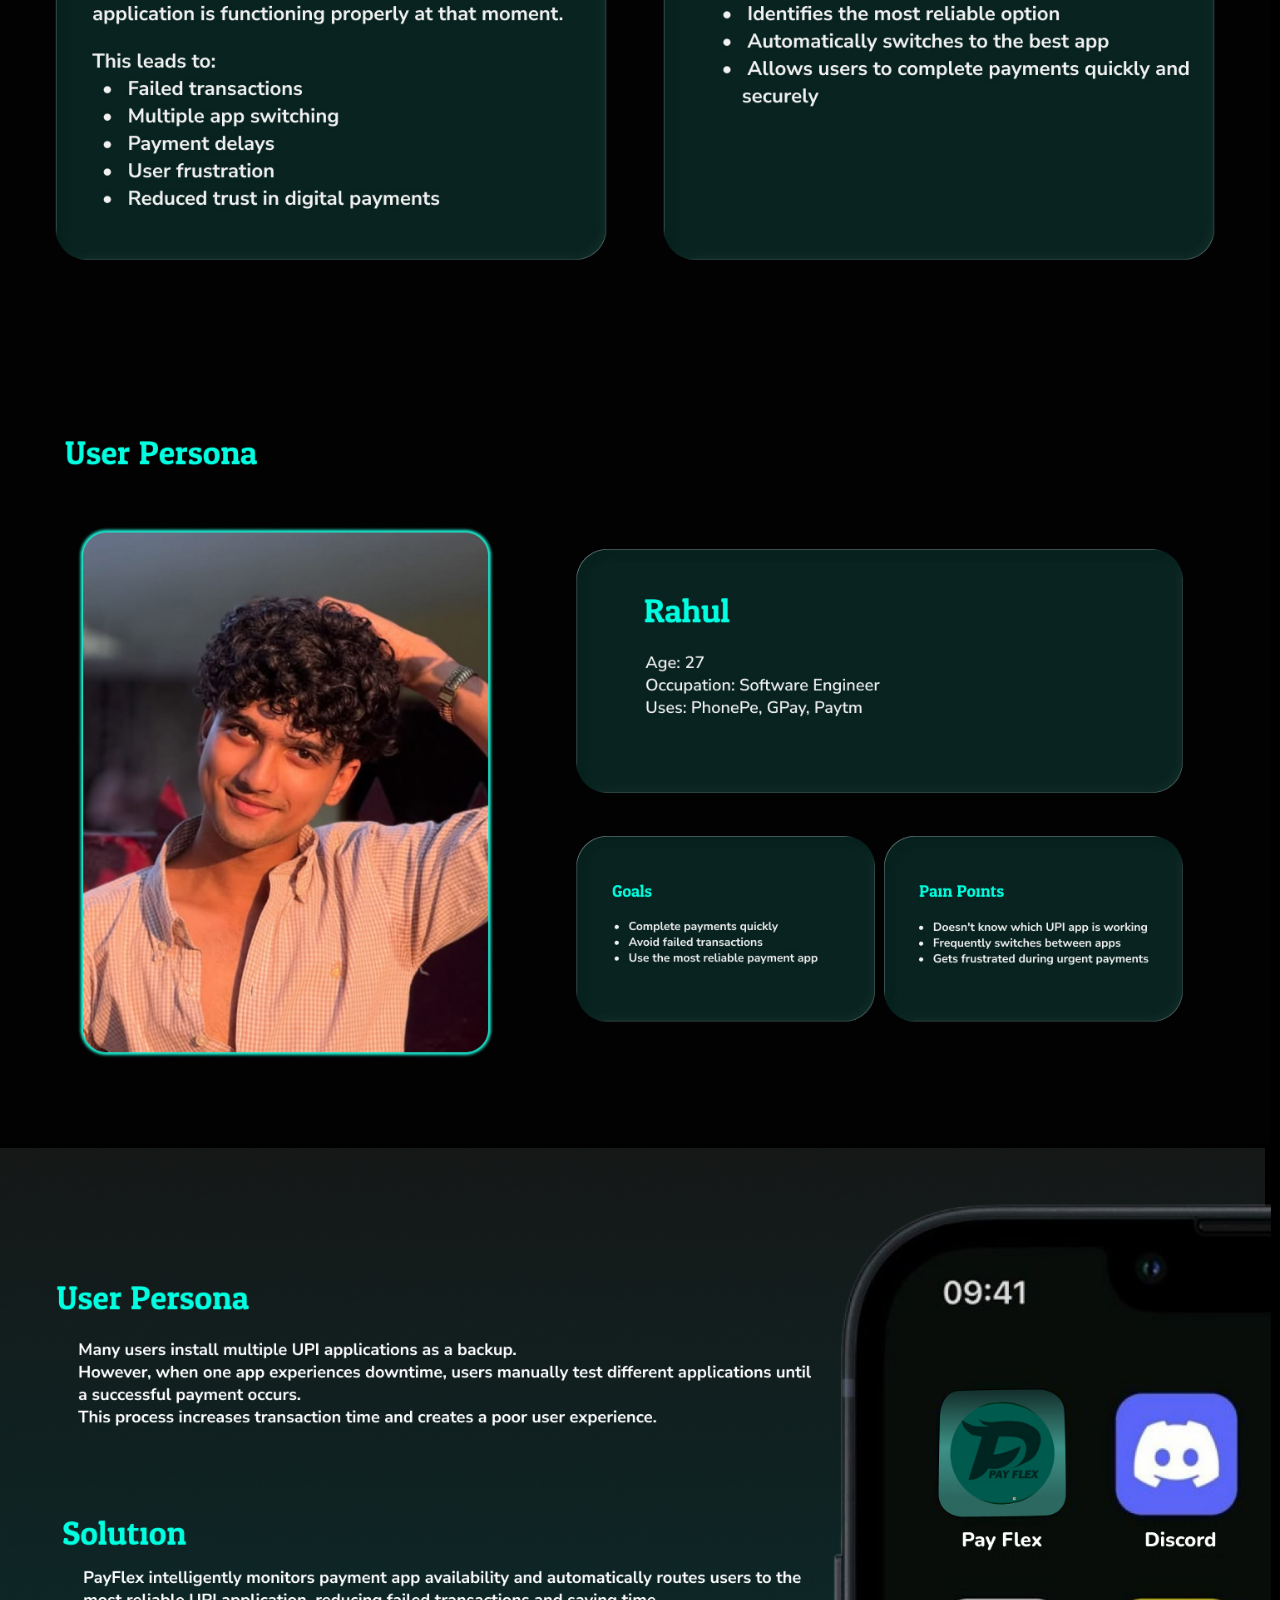
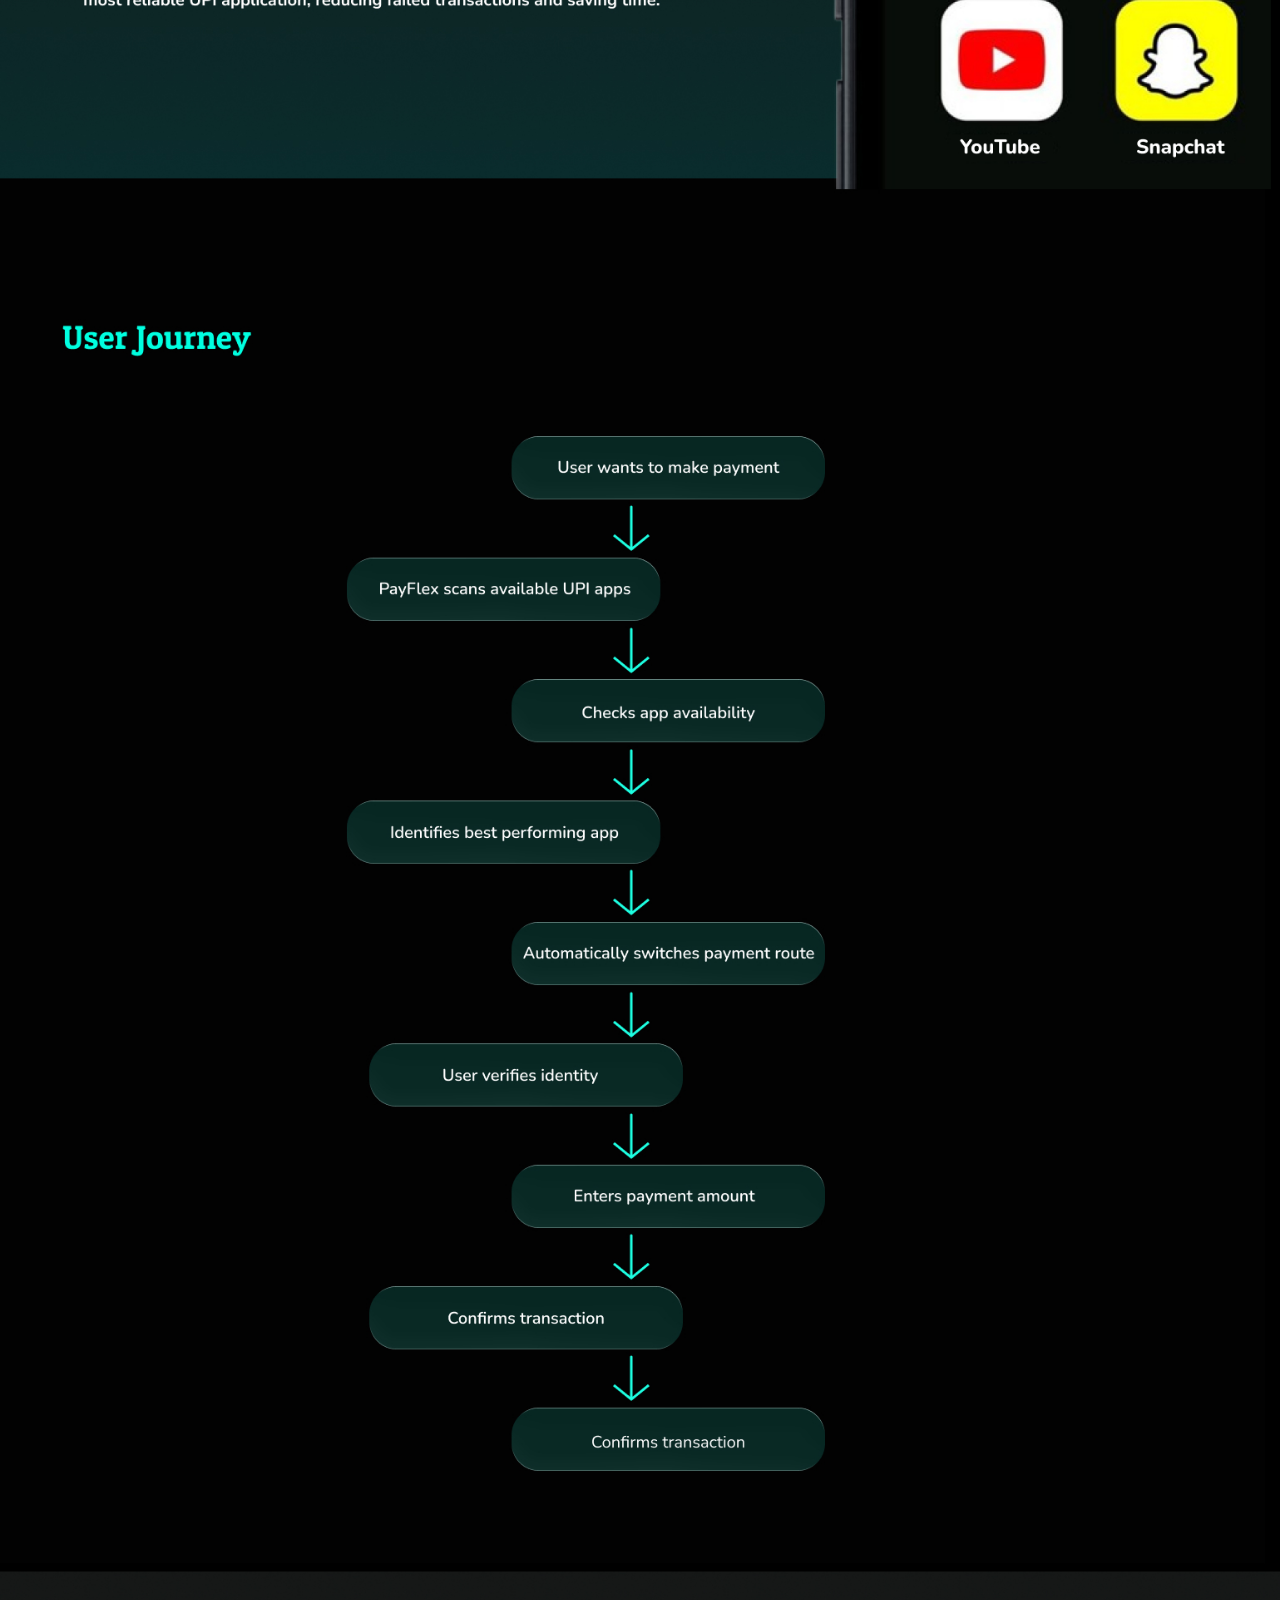
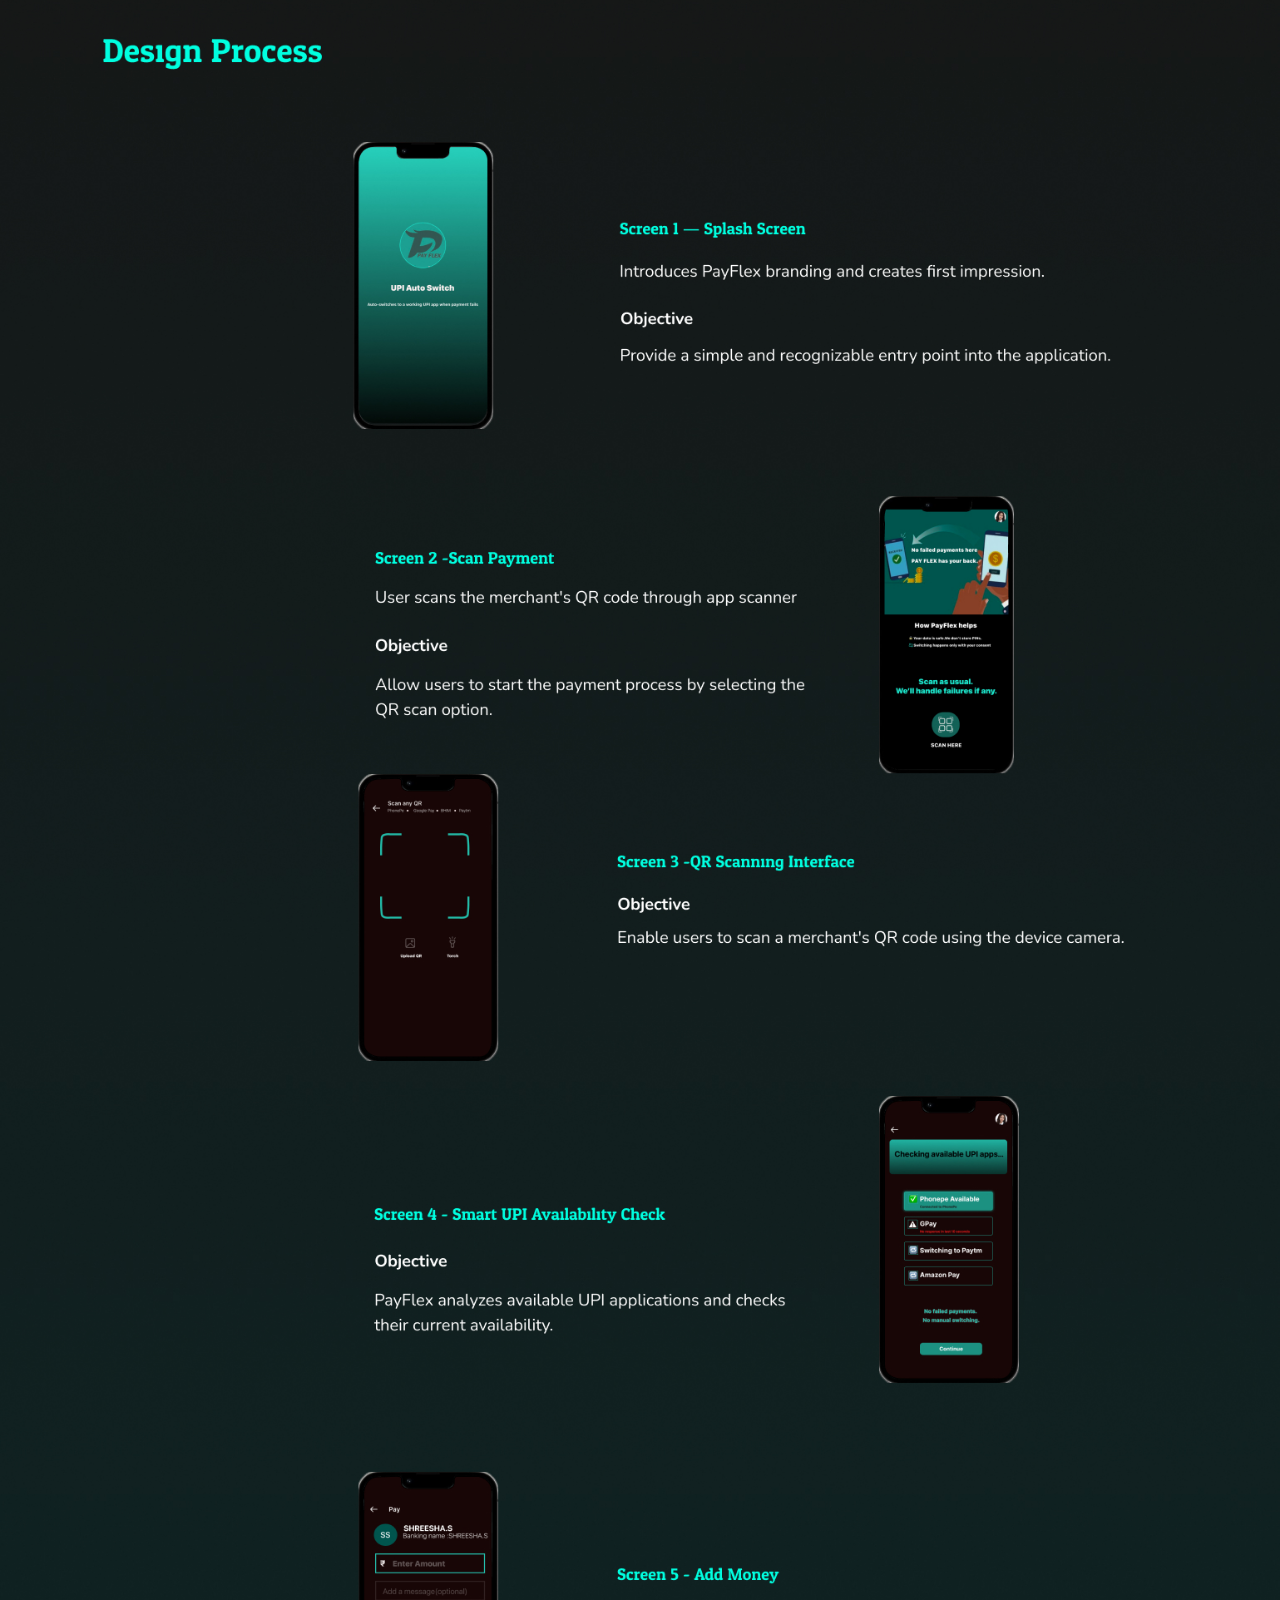
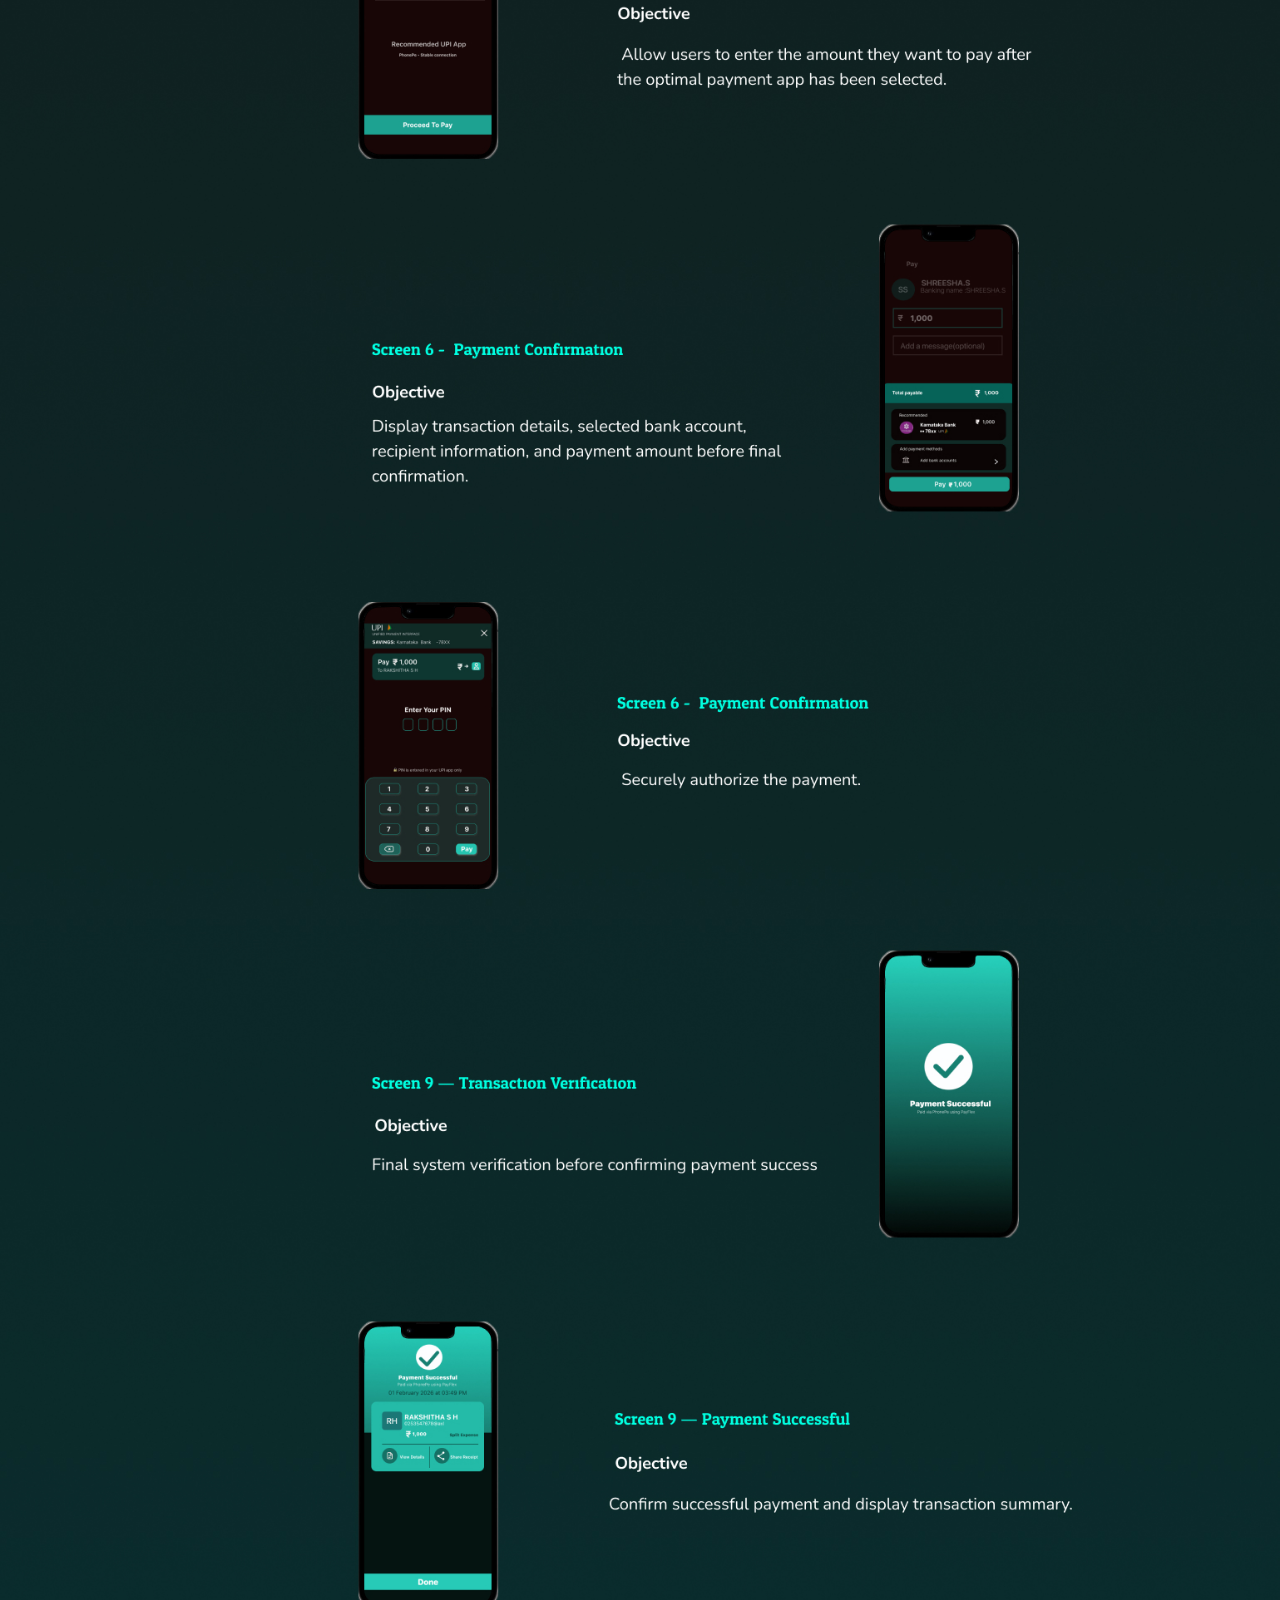
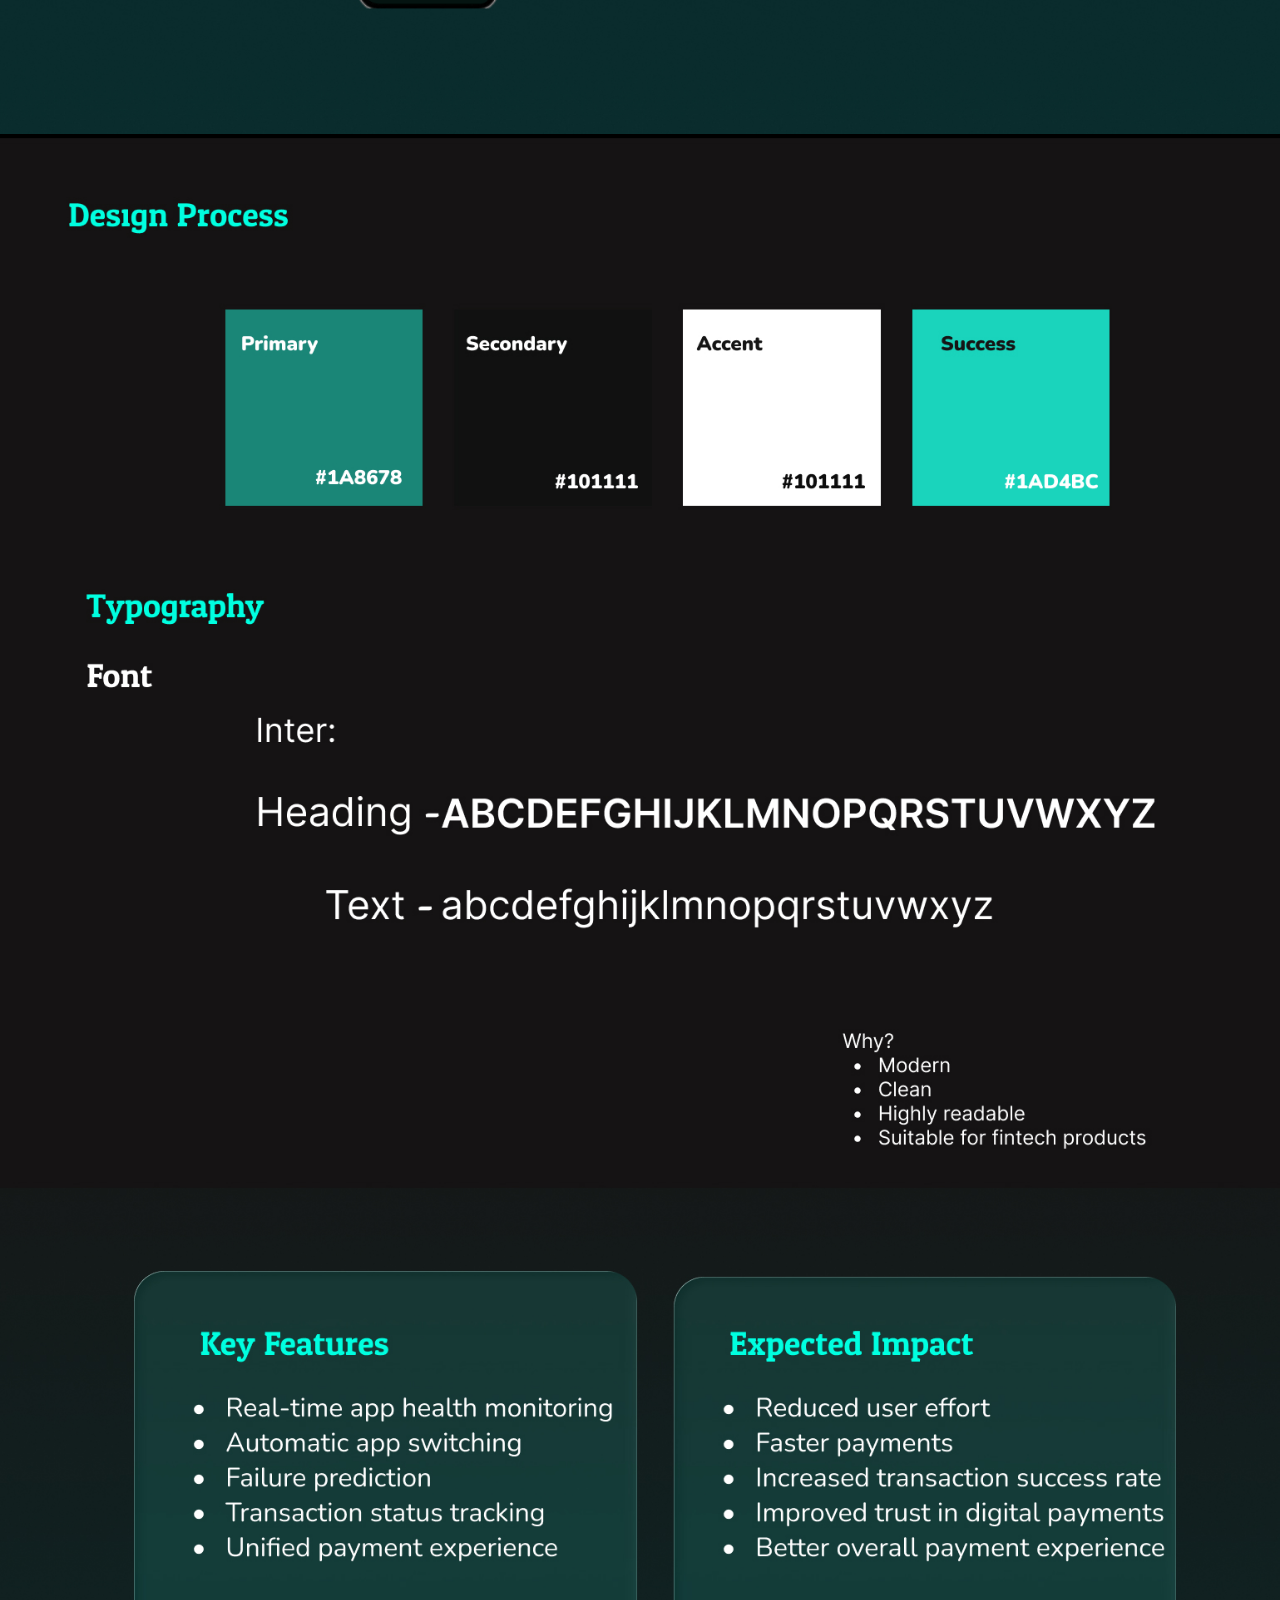
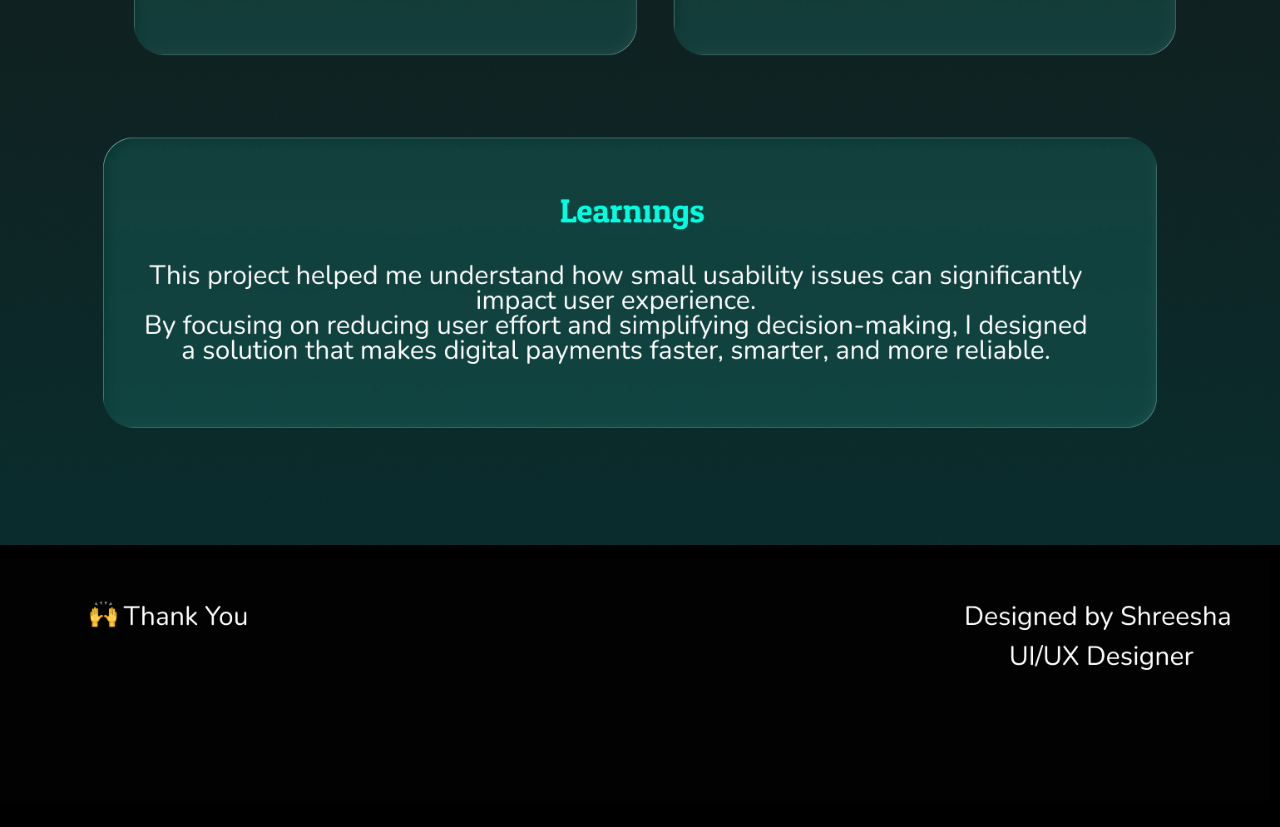
<file: payflex.html>
<!DOCTYPE html>
<html>
<head>
    <title>PAYFLEX</title>

    <style>

        *{
            margin:0;
            padding:0;
            box-sizing:border-box;
        }

        body{
            background:black;
        }

        .back-btn{
            position:fixed;
            top:20px;
            left:20px;

            text-decoration:none;
            color:white;

            border:2px solid #0a6b70;

            padding:12px 25px;

            border-radius:10px;

            background:black;

            z-index:999;
        }

        .back-btn:hover{
            background:#098b71;
        }

        .case-study{
            width:100%;
            display:block;
        }

    </style>

</head>
<body>

   <a href="index.html#projects" class="back-btn">
    ← Back
</a>

       
    

    <img
        src="./playflexcase 2.jpg"
        alt="JobSync Case Study"
        class="case-study">

</body>
</html>
</file>
<file: portfolio.css>
@import url('https://fonts.googleapis.com/css2?family=Nunito:wght@300;400;500;600;700&family=Bruno+Ace+SC&display=swap');

*{
    margin:0;
    padding:0;
    box-sizing:border-box;
}
.navbar{
    position:fixed;
    top:15px;
    right:20px;   /* moved to right side */
    z-index:1000;
}

.navbar ul{
    display:flex;
    gap:8px;
    list-style:none;
}

.navbar a{
    text-decoration:none;
    color:white;

    font-size:0.7rem;   /* smaller text */
    font-weight:500;

    padding:6px 10px;   /* smaller buttons */

    border-radius:20px;

    border:1px solid rgba(164,55,252,0.6);

    background:rgba(164,55,252,0.08);

    transition:all 0.3s ease;
}

.navbar a:hover{
    transform:
        perspective(500px)
        rotateX(15deg)
        translateY(-2px);

    background:#A437FC;

    box-shadow:
        0 0 10px #A437FC;
}

html{
    scroll-behavior:smooth;
}

body{
    background:#000;
    font-family:'Nunito',sans-serif;
    overflow-x:hidden;
}

/* =========================
   INTRO SECTION
========================= */

.intro{
    height:100vh;

    display:flex;
    flex-direction:column;
    justify-content:center;
    align-items:center;

    text-align:center;
}

.title{
    font-size:8rem;
    font-weight:700;

    background:linear-gradient(
        90deg,
        #A437FC,
        #FFFFFF,
        #A437FC
    );

    -webkit-background-clip:text;
    color:transparent;

    opacity:0;
    animation:slideFade 1s ease forwards;
}

.subtitle{
    margin-top:20px;
    font-size:2rem;
    color:#c28fff;

    opacity:0;
    animation:glowIn 2s ease forwards;
    animation-delay:1s;
}

.tagline{
    margin-top:120px;
    font-size:1.5rem;
    color:white;

    opacity:0;
    animation:glowIn 1s ease forwards;
    animation-delay:1.5s;
}

/* =========================
   ABOUT SECTION
========================= */

.about{
    min-height:100vh;

    display:flex;
    justify-content:space-between;
    align-items:center;

    padding:0 10%;
    gap:80px;

    background:black;
}

.about-content{
    flex:1;

    opacity:0;
    transform:translateX(-100px);

    animation:slideLeft 1.2s ease forwards;
    animation-delay:2.5s;
}

.about-title{
    font-family:'Bruno Ace SC',sans-serif;

    font-size:2.5rem;

    background:linear-gradient(
        90deg,
        #A437FC,
        #EDEBFA,
        #A437FC
    );

    -webkit-background-clip:text;
    color:transparent;

    margin-bottom:40px;
}

.about-text{
    font-family:'Nunito',sans-serif;

    font-size:1.1rem;
    line-height:1.8;

    background:linear-gradient(
        90deg,
        #999191,
        #FFFFFF,
        #999999
    );

    -webkit-background-clip:text;
    color:transparent;

    max-width:700px;
}

.about-buttons{
    margin-top:50px;
    display:flex;
    gap:20px;
}

.btn{
    text-decoration:none;
    color:white;
   

    border:2px solid #A437FC;

    padding:15px 40px;

    border-radius:10px;

    transition:0.4s ease;
}

.btn:hover{
    background:#A437FC;

    transform:translateY(-5px);

    box-shadow:
    0 0 15px #A437FC,
    0 0 30px #A437FC;
}

/* =========================
   IMAGE SECTION
========================= */

.about-image{
    flex:1;

    display:flex;
    justify-content:center;

    opacity:0;
    transform:translateX(200px);
    animation:slideRight 1.5s ease forwards;

    
}

.image-frame{
    width:300px;
    height:400px;

    border:4px solid #A437FC;
    border-radius:30px;

    overflow:hidden;

    box-shadow:0 0 20px #A437FC;
      animation:floatImage 5s ease-in-out infinite;
    
}

.image-frame img{
    width:100%;
    height:100%;
    object-fit:cover;

    
}




/* =========================
   SKILLS SECTION
========================= */

.skills{
    min-height:100vh;

    padding:100px 10%;

    background:#000;
}

.skills-grid{
    display:grid;

    grid-template-columns:1fr 1fr;

    
    gap:30px;


    margin-bottom:80px;
}




/* POP FORWARD EFFECT */

.skill-card:hover,
.certificate-card:hover{

    transform:
    translateY(-10px)
    scale(1.03);

    box-shadow:
    0 0 25px #A437FC,
    0 0 50px rgba(164,55,252,0.5);
}

.skill-card ul,
.certificate-card ul{
    list-style:none;
}

.skill-card li,
.certificate-card li{
   

    font-size:0.95rem;


    color:white;


    margin-bottom:18px;

    position:relative;

    padding-left:35px;
}

.skill-card,
.certificate-card{
    

    min-height:300px;

    padding:25px;


    background:rgba(80,0,120,0.15);

    border:2px solid #A437FC;

    border-radius:25px;


    transition:0.4s ease;

    box-shadow:
    0 0 15px rgba(164,55,252,0.2);
}




.card-title{
   
    font-size:1.3rem;


    font-family:'Bruno Ace SC',sans-serif;


    text-align:center;

    margin-bottom:40px;

    background:linear-gradient(
        90deg,
        #A437FC,
        #EDEBFA,
        #A437FC
    );

    -webkit-background-clip:text;
    color:transparent;
}

/* =========================
   PROJECTS SECTION
========================= */

.projects{

    min-height:100vh;

    padding:80px 10%;

    background:#000;

    display:flex;
    flex-direction:column;
    justify-content:center;
}

.projects-title{

    font-family:'Bruno Ace SC',sans-serif;

    font-size:2.5rem;

    margin-bottom:50px;

    background:linear-gradient(
        90deg,
        #A437FC,
        #ffffff,
        #A437FC
    );

    -webkit-background-clip:text;
    color:transparent;
}

.projects-grid{

    display:grid;

    grid-template-columns:repeat(3,1fr);

    gap:40px;
    align-items: stretch;
}

.project-card{
    height:100%;

    display:flex;

    flex-direction:column;

    background:rgba(80,0,120,0.15);

    border:2px solid #A437FC;

    border-radius:25px;

    padding:10px;

    transition:.4s ease;

    overflow:hidden;
    
    animation:floatCard 5s ease-in-out infinite;
}

.project-card:nth-child(1){
    animation-delay:0s;
}

.project-card:nth-child(2){
    animation-delay:1s;
}

.project-card:nth-child(3){
    animation-delay:2s;
}



.project-card:hover{

    transform:
        translateY(-10px)
        scale(1.03);

    box-shadow:
        0 0 25px #A437FC,
        0 0 50px rgba(164,55,252,0.4);
}

.project-card img{

    width: 100%;

    height:220px;

    object-fit:cover;

    border-radius:18px;
}

.project-card h3{

    color:white;

    margin-top:20px;

    font-size:1.8rem;

    font-family:'Bruno Ace SC',sans-serif;
}

.project-card p{

    color:#cfcfcf;

    margin-top:10px;

    line-height:1.5;
}



/* CONTACT */

.contact{
    min-height:100vh;
    padding:100px 10%;
    background:#000;
}

.contact-title{
    font-family:'Bruno Ace SC',sans-serif;
    font-size:2.5rem;

    background:linear-gradient(
        90deg,
        #A437FC,
        #ffffff,
        #A437FC
    );

    -webkit-background-clip:text;
    color:transparent;

    margin-bottom:80px;

    opacity:0;
    animation:fadeUp 1s forwards;
}

.contact-subtitle{
    color:white;
    text-align:center;
    font-size:2rem;
    margin-bottom:30px;

    opacity:0;
    animation:fadeUp 1s forwards;
    animation-delay:.5s;
}

.contact-text{
    color:#bfbfbf;
    text-align:center;
    font-size:1.3rem;
    margin-bottom:70px;

    opacity:0;
    animation:fadeUp 1s forwards;
    animation-delay:1s;
}

.contact-cards{
    display:flex;
    flex-direction:column;
    gap:35px;
    align-items:center;
}

.contact-card{
    width:650px;
    max-width:100%;

    display:flex;
    justify-content:space-between;
    align-items:center;

    padding:18px 30px;

    border:2px solid #A437FC;
    border-radius:25px;

    background:rgba(80,0,120,.15);

    opacity:0;
}

/* LEFT RIGHT ENTRY */

.contact-card:nth-child(1){
    animation:slideLeftContact 1s forwards;
    animation-delay:1.2s;
}

.contact-card:nth-child(2){
    animation:slideRightContact 1s forwards;
    animation-delay:1.7s;
}

.contact-card:nth-child(3){
    animation:slideLeftContact 1s forwards;
    animation-delay:2.2s;
}

.contact-card:nth-child(4){
    animation:slideRightContact 1s forwards;
    animation-delay:2.7s;
}

.contact-card span{
    color:white;
    font-size:2rem;
    font-weight:700;
}

.contact-card a{
    text-decoration:none;
    color:white;

    border:1px solid #A437FC;
    border-radius:15px;

    padding:20px 60px;
}

/* POP FORWARD */

.contact-card:hover{
    transform:
        translateY(-10px)
        scale(1.03);

    box-shadow:
        0 0 25px #A437FC,
        0 0 50px rgba(164,55,252,.4);

    transition:.4s ease;
}

.thanks{
    color:#999;
    text-align:center;
    margin-top:100px;
    font-size:1.8rem;
}





/* =========================
   ANIMATIONS
========================= */

@keyframes slideFade{

    from{
        opacity:0;
        transform:translateY(80px);
    }

    to{
        opacity:1;
        transform:translateY(0);
    }
}

@keyframes glowIn{

    from{
        opacity:0;
        filter:blur(10px);
    }

    to{
        opacity:1;
        filter:blur(0);

        text-shadow:
        0 0 10px #A437FC,
        0 0 20px #A437FC,
        0 0 40px #A437FC;
    }
}

@keyframes slideLeft{

    from{
        opacity:0;
        transform:translateX(-100px);
    }

    to{
        opacity:1;
        transform:translateX(0);
    }
}

@keyframes slideRight{

    from{
        opacity:0;
        transform:translateX(200px);
    }

    to{
        opacity:1;
        transform:translateX(0);
    }
}
@keyframes floatImage{

    0%{
        transform:translateY(0);
    }

    50%{
        transform:translateY(-20px);
    }

    100%{
        transform:translateY(0);
    }
}
@keyframes floatCard{

    0%{
        transform:translateY(0px);
    }

    50%{
        transform:translateY(-10px);
    }

    100%{
        transform:translateY(0px);
    }
}

@keyframes fadeUp{
    from{
        opacity:0;
        transform:translateY(40px);
    }

    to{
        opacity:1;
        transform:translateY(0);
    }
}

@keyframes slideLeftContact{
    from{
        opacity:0;
        transform:translateX(-150px);
    }

    to{
        opacity:1;
        transform:translateX(0);
    }
}

@keyframes slideRightContact{
    from{
        opacity:0;
        transform:translateX(150px);
    }

    to{
        opacity:1;
        transform:translateX(0);
    }
}

/* =========================
   RESPONSIVE
========================= */



/* =========================
   RESPONSIVE
========================= */


/* =========================
   RESPONSIVE DESIGN
========================= */

/* TABLET */
@media (max-width: 992px) {
    .skills-grid {
        grid-template-columns: 1fr;
    }

    .projects-grid {
        grid-template-columns: 1fr 1fr;
    }
}

/* MOBILE */
@media (max-width: 768px) {

    .navbar ul {
        flex-wrap: wrap;
        justify-content: flex-end;
    }

    .title {
        font-size: 3rem;
    }

    .subtitle {
        font-size: 1.2rem;
    }

    .tagline {
        font-size: 1rem;
        margin-top: 60px;
    }

    .about {
        flex-direction: column;
        text-align: center;
        gap: 40px;
        padding: 60px 5%;
    }

    .about-image,
    .about-content {
        transform: none;
    }

    .about-text {
        font-size: 1rem;
    }

    .contact-card {
        flex-direction: column;
        text-align: center;
        gap: 15px;
        width: 100%;
        padding: 20px;
    }

    .contact-card a {
        width: 100%;
        padding: 12px;
    }

    .contact-card span {
        font-size: 1.4rem;
    }

    .image-frame {
        width: 250px;
        height: 320px;
    }
}

/* SMALL MOBILE */
@media (max-width: 600px) {
    .projects-grid {
        grid-template-columns: 1fr;
    }
}
</file>
